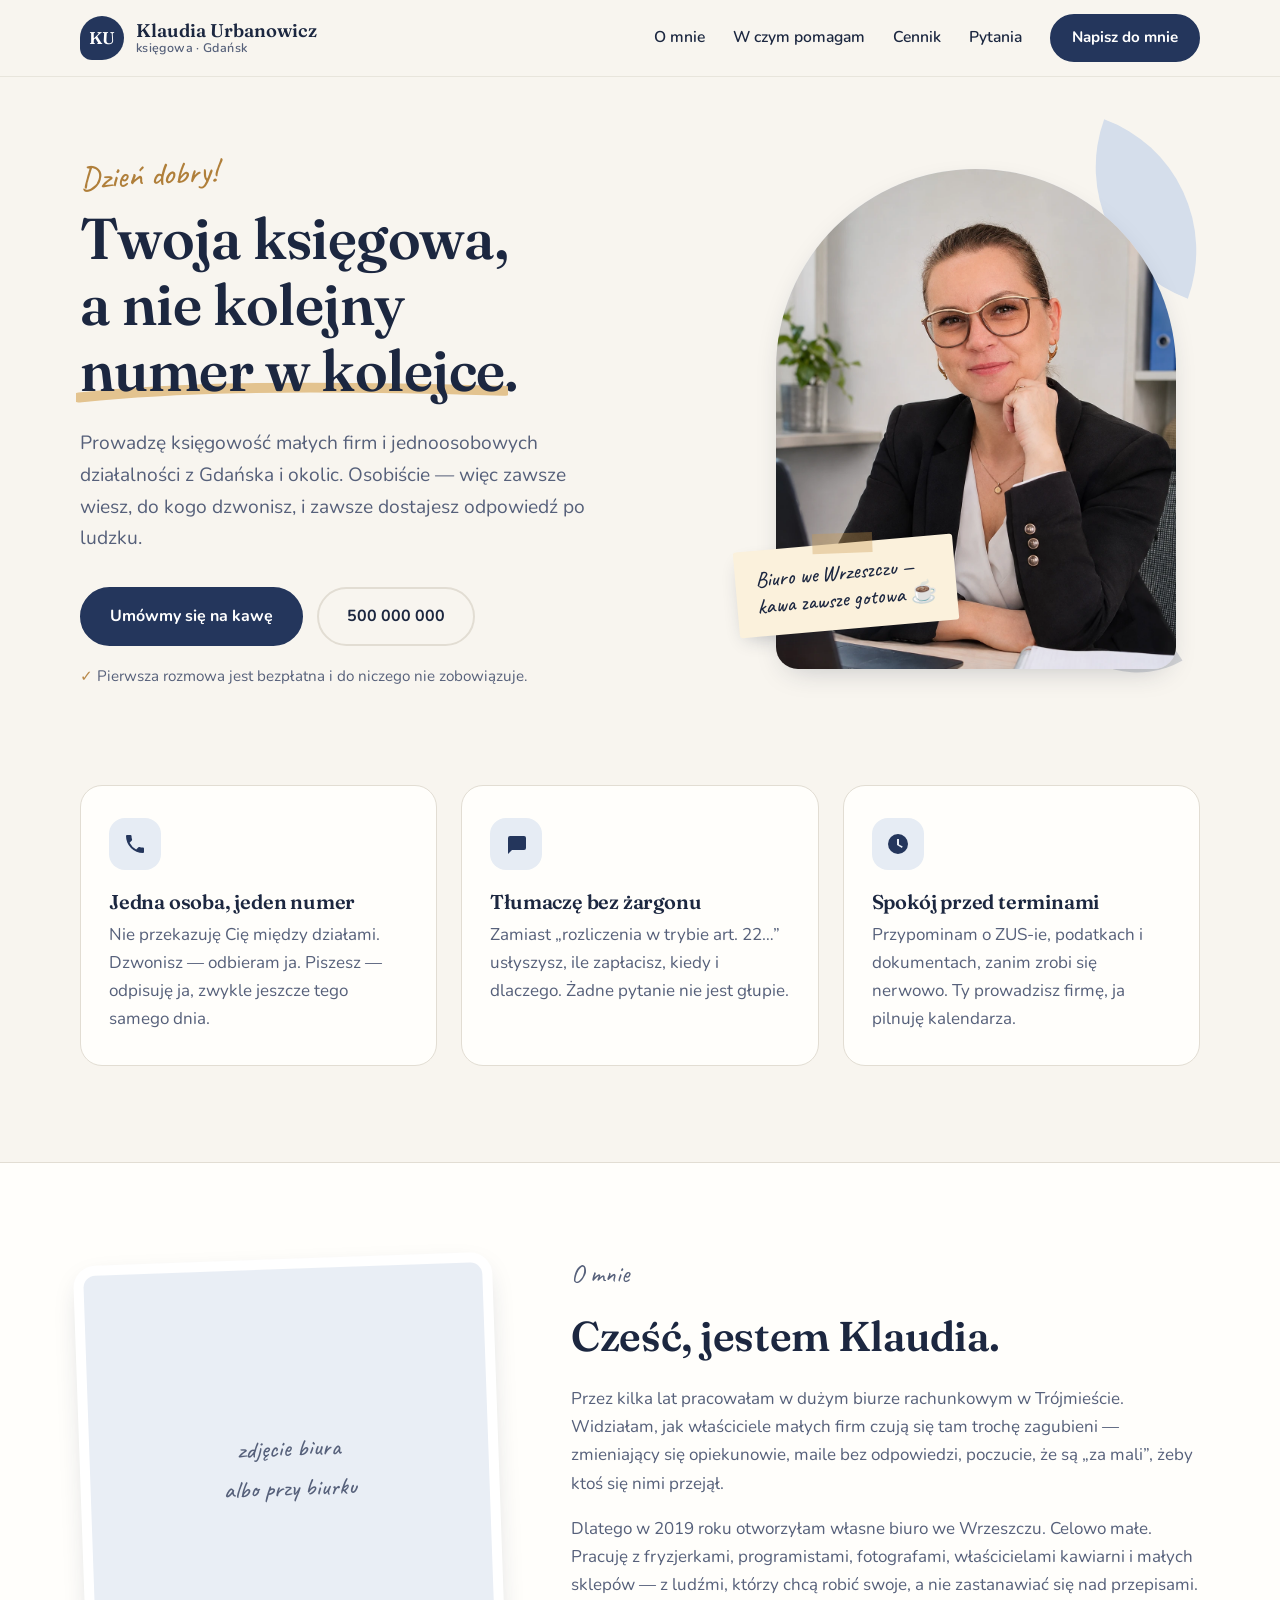
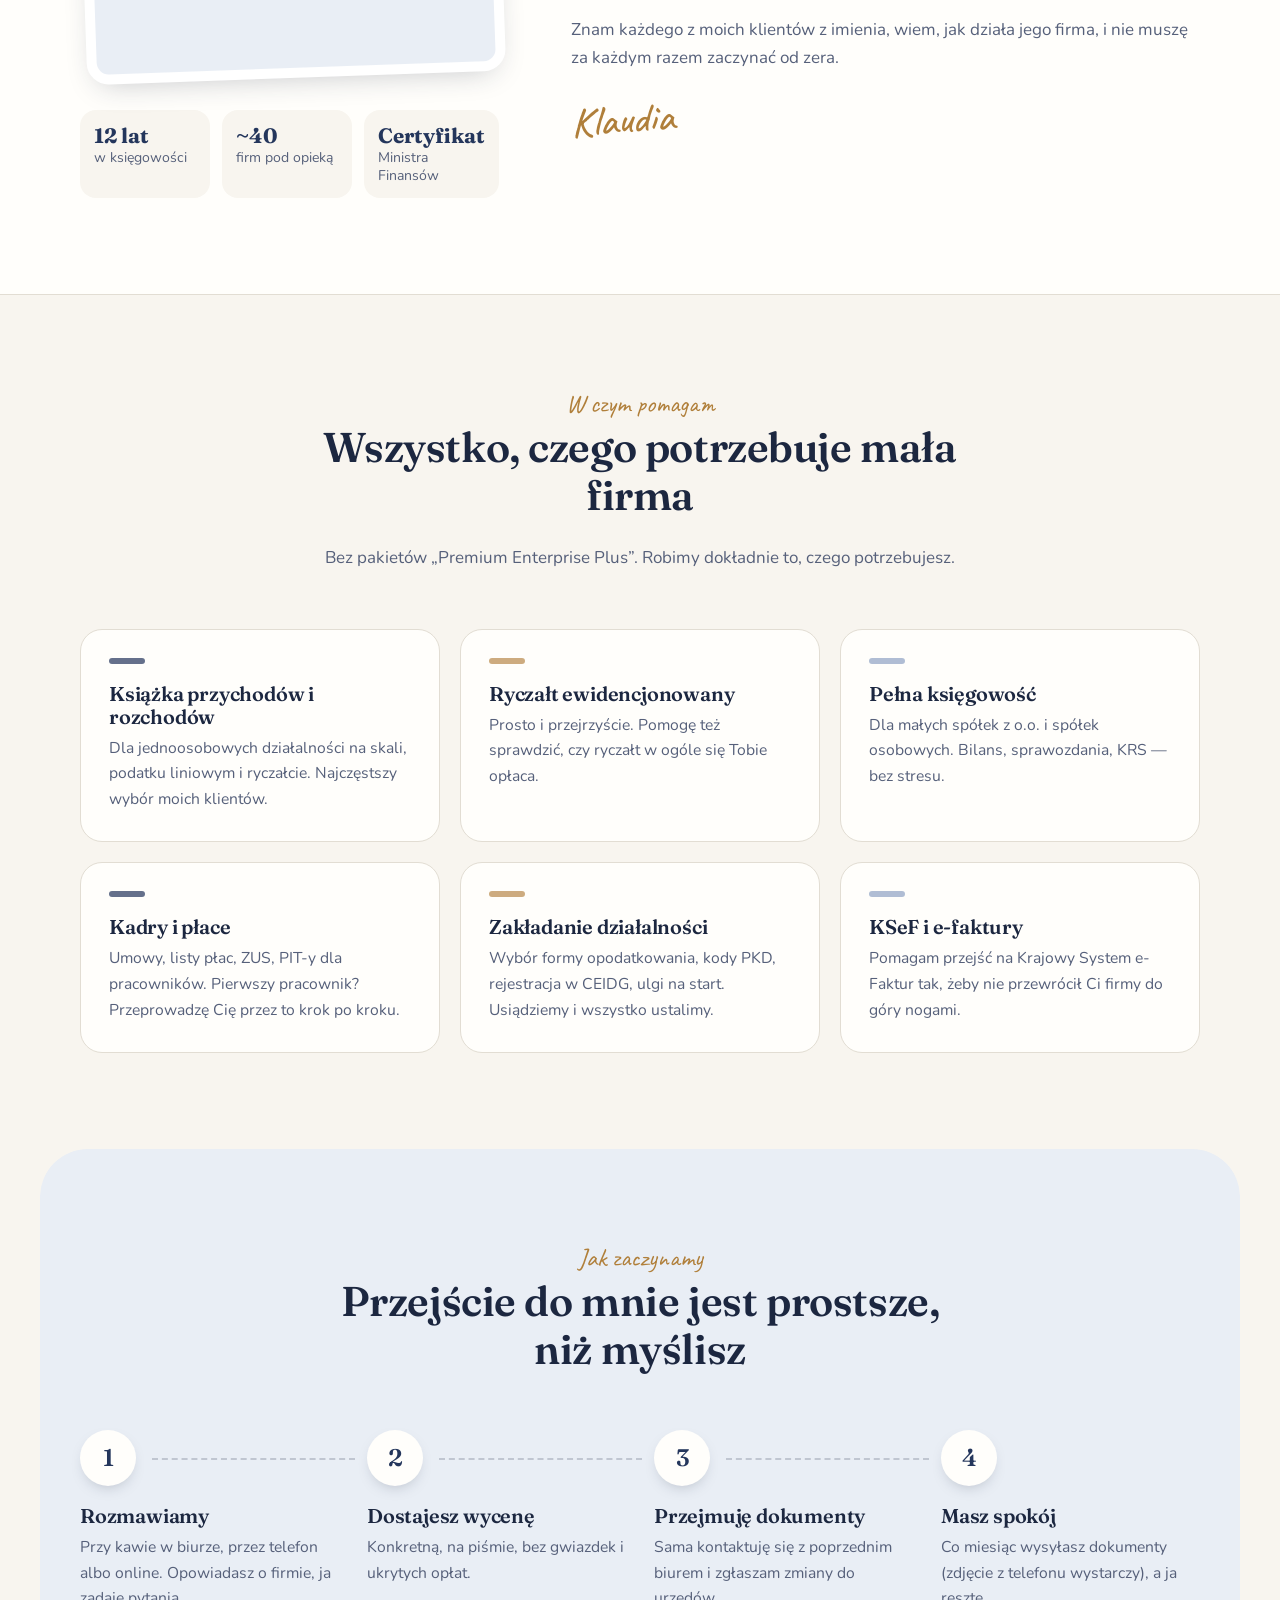
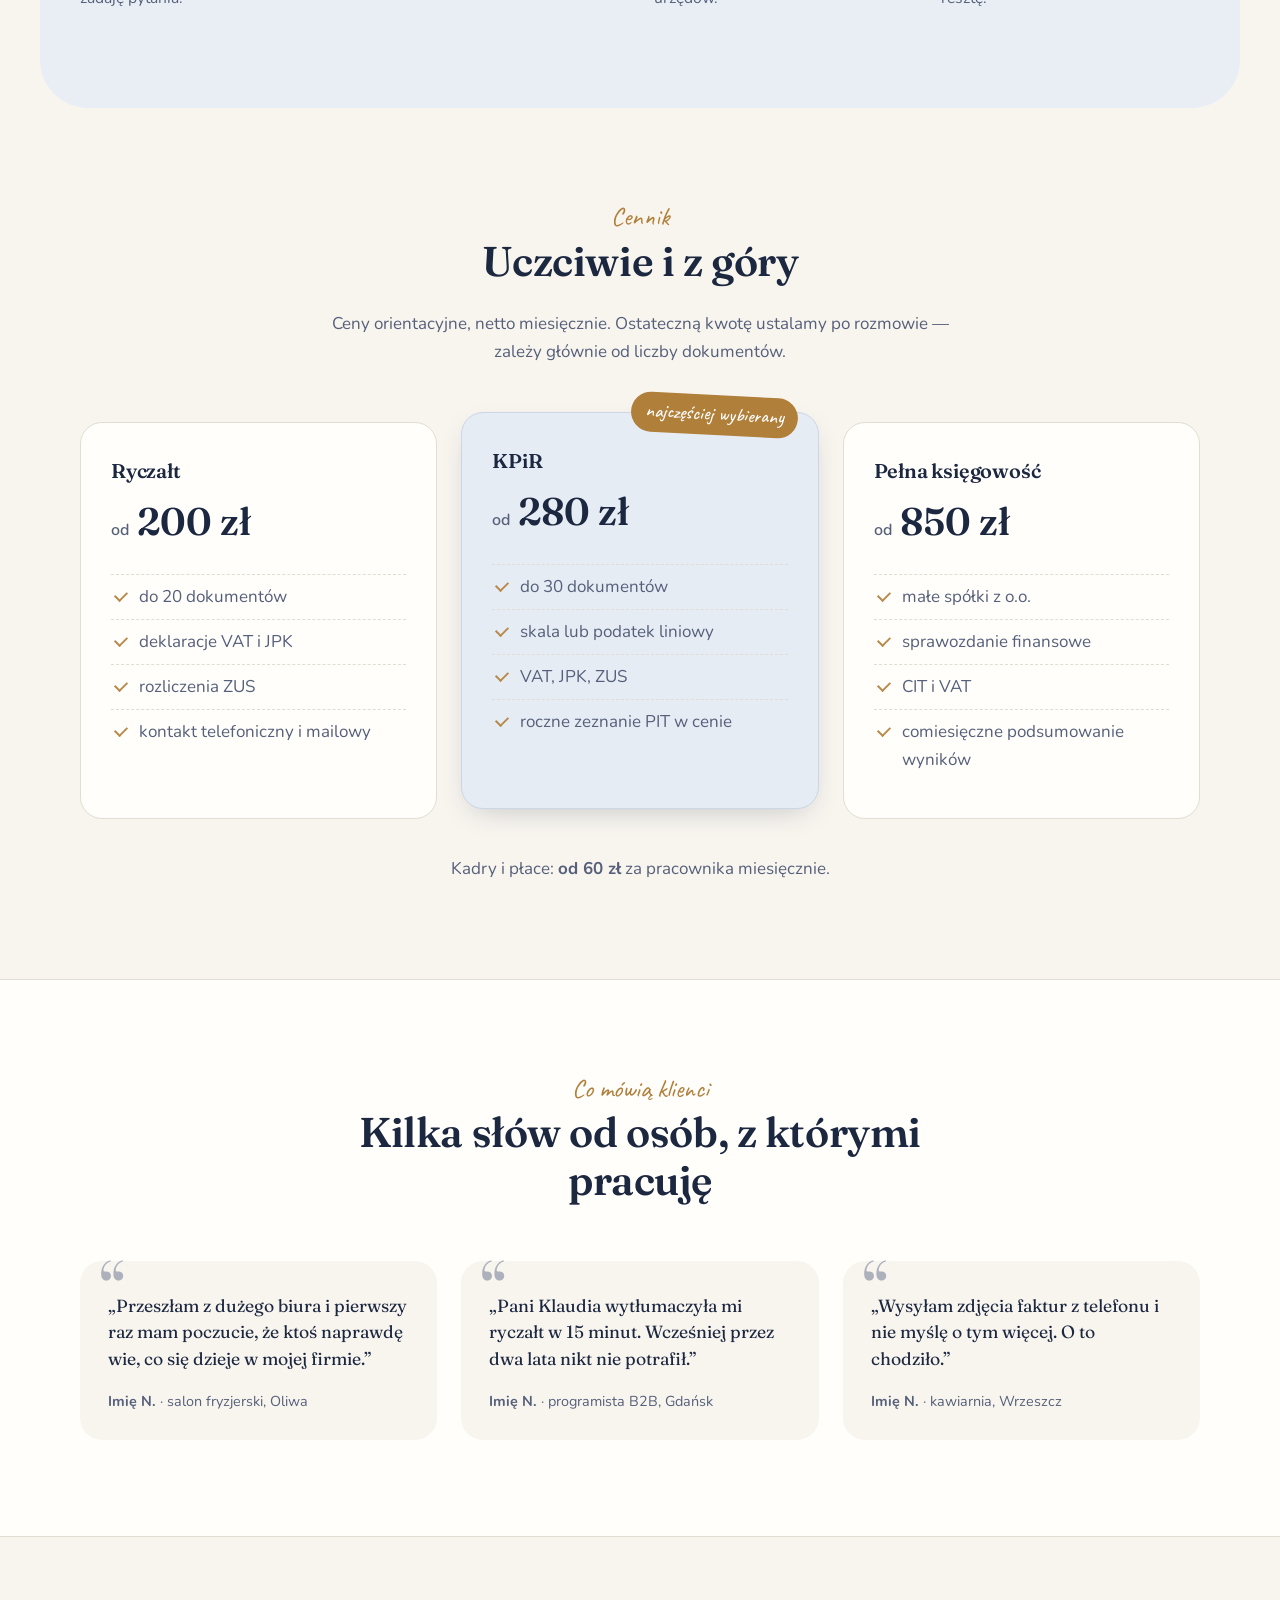
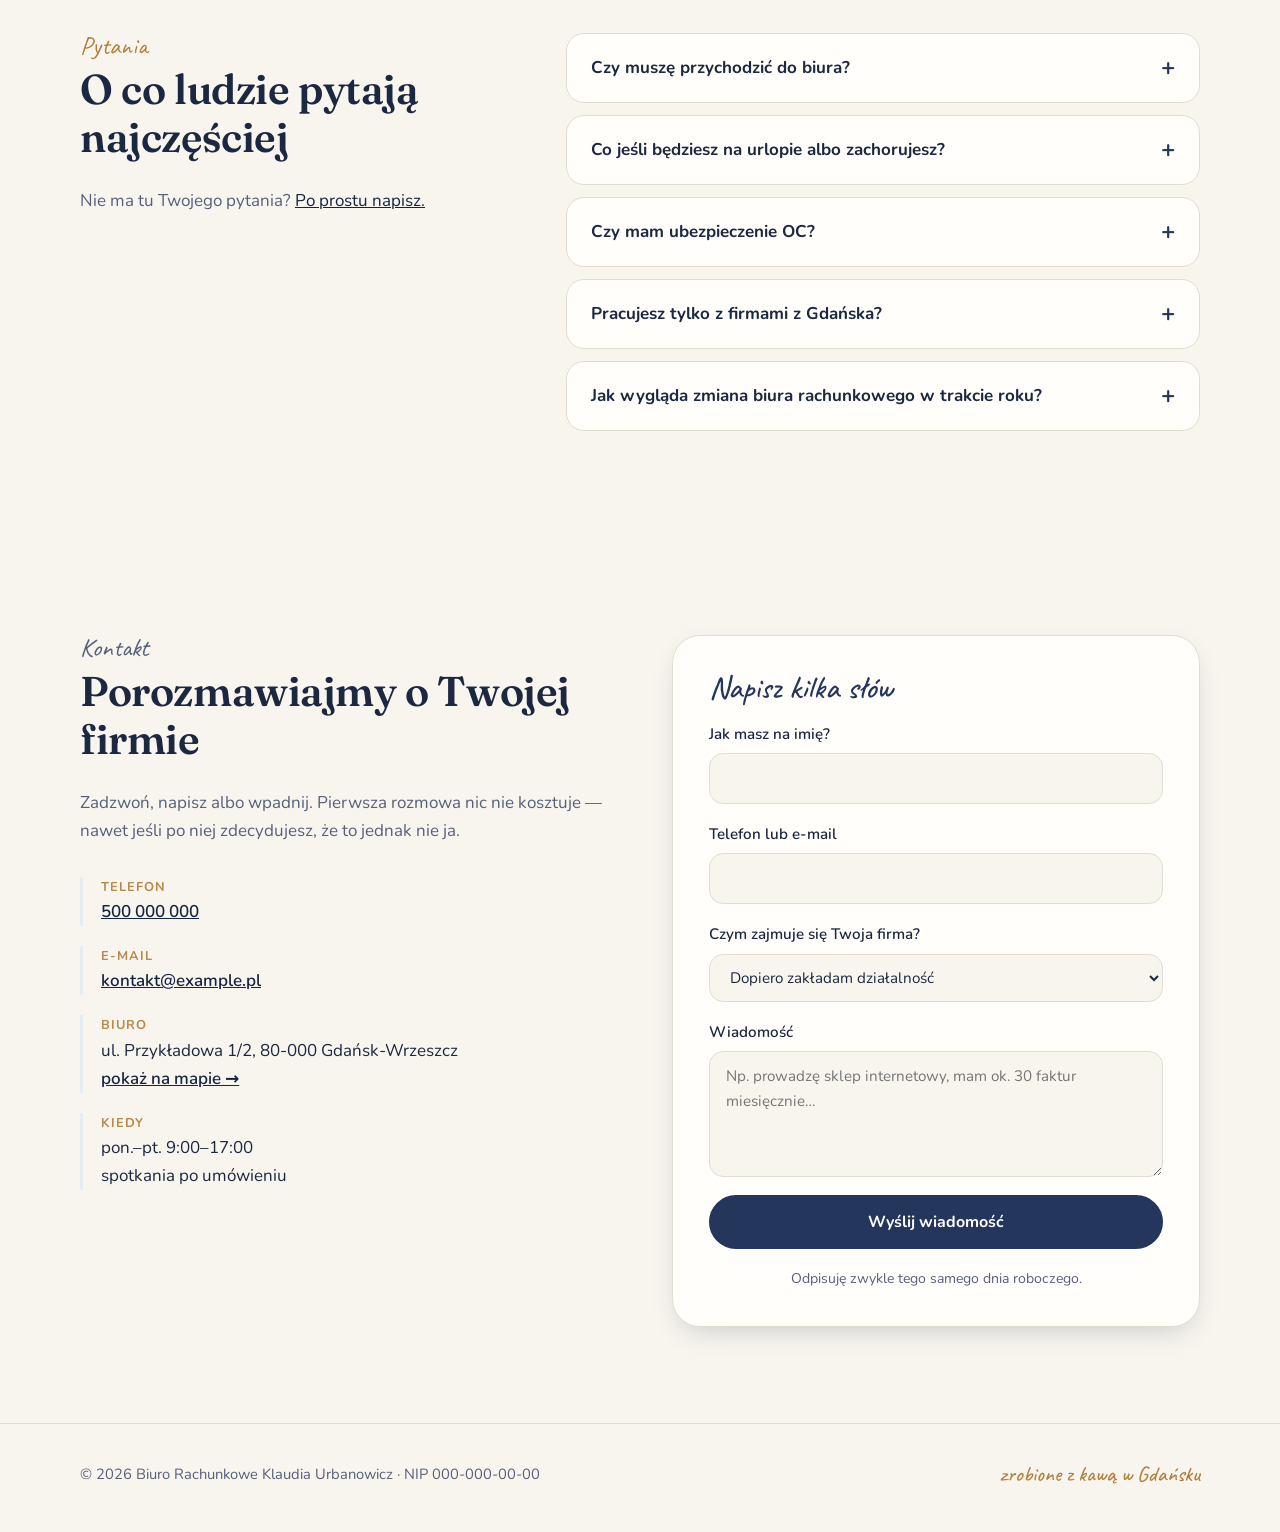
<file: index.html>
﻿<!doctype html>
<html lang="pl">
<head>
  <meta charset="utf-8">
  <meta name="viewport" content="width=device-width, initial-scale=1">
  <!-- Wersja testowa: usuń tę linijkę przed oficjalnym startem -->
  <meta name="robots" content="noindex, nofollow">
  <title>Klaudia Urbanowicz — księgowa w Gdańsku</title>
  <meta name="description" content="Księgowość dla małych firm i jednoosobowych działalności w Gdańsku. Prowadzę ją osobiście — spokojnie, bez żargonu i bez call center.">
  <link rel="preconnect" href="https://fonts.googleapis.com">
  <link rel="preconnect" href="https://fonts.gstatic.com" crossorigin>
  <link href="https://fonts.googleapis.com/css2?family=Caveat:wght@500;700&family=Fraunces:opsz,wght@9..144,400;9..144,600&family=Nunito:wght@400;600;700&display=swap" rel="stylesheet">
  <link rel="stylesheet" href="style.css?v=3">
</head>
<body>

<!-- ============ NAWIGACJA ============ -->
<header class="nav">
  <div class="wrap nav__inner">
    <a href="#" class="logo">
      <span class="logo__mark">KU</span>
      <span class="logo__text">Klaudia Urbanowicz<small>księgowa · Gdańsk</small></span>
    </a>
    <button class="nav__toggle" aria-label="Menu" aria-expanded="false">
      <span></span><span></span>
    </button>
    <nav class="nav__links">
      <a href="#o-mnie">O mnie</a>
      <a href="#uslugi">W czym pomagam</a>
      <a href="#cennik">Cennik</a>
      <a href="#pytania">Pytania</a>
      <a href="#kontakt" class="btn btn--small">Napisz do mnie</a>
    </nav>
  </div>
</header>

<main>

<!-- ============ HERO ============ -->
<section class="hero">
  <div class="wrap hero__grid">
    <div class="hero__text">
      <p class="hand hero__hello">Dzień dobry!</p>
      <h1>Twoja księgowa, <br>a nie kolejny <span class="underline">numer w kolejce</span>.</h1>
      <p class="lead">
        Prowadzę księgowość małych firm i jednoosobowych działalności z Gdańska i okolic.
        Osobiście — więc zawsze wiesz, do kogo dzwonisz, i zawsze dostajesz odpowiedź po ludzku.
      </p>
      <div class="hero__cta">
        <a href="#kontakt" class="btn">Umówmy się na kawę</a>
        <a href="tel:+48500000000" class="btn btn--ghost">500 000 000</a>
      </div>
      <p class="hero__note">Pierwsza rozmowa jest bezpłatna i do niczego nie zobowiązuje.</p>
    </div>

    <div class="hero__photo">
      <div class="portrait">
        <!-- Zdjęcie tymczasowe -->
        <img src="zdjecie-klaudia.webp" alt="Klaudia Urbanowicz przy biurku w swoim biurze" width="1192" height="1320">
      </div>
      <div class="sticky">
        <span class="hand">Biuro we Wrzeszczu —<br>kawa zawsze gotowa ☕</span>
      </div>
      <div class="leaf leaf--1" aria-hidden="true"></div>
      <div class="leaf leaf--2" aria-hidden="true"></div>
    </div>
  </div>
</section>

<!-- ============ DLACZEGO JA ============ -->
<section class="why">
  <div class="wrap">
    <div class="why__grid">
      <article class="card">
        <div class="card__icon">
          <svg viewBox="0 0 24 24"><path d="M6.6 10.8a15.1 15.1 0 0 0 6.6 6.6l2.2-2.2a1 1 0 0 1 1-.25 11.4 11.4 0 0 0 3.6.57 1 1 0 0 1 1 1V20a1 1 0 0 1-1 1A17 17 0 0 1 3 4a1 1 0 0 1 1-1h3.5a1 1 0 0 1 1 1c0 1.25.2 2.45.57 3.57a1 1 0 0 1-.25 1z"/></svg>
        </div>
        <h3>Jedna osoba, jeden numer</h3>
        <p>Nie przekazuję Cię między działami. Dzwonisz — odbieram ja. Piszesz — odpisuję ja, zwykle jeszcze tego samego dnia.</p>
      </article>
      <article class="card">
        <div class="card__icon">
          <svg viewBox="0 0 24 24"><path d="M4 4h16a2 2 0 0 1 2 2v10a2 2 0 0 1-2 2H8l-4 4V6a2 2 0 0 1 2-2z"/></svg>
        </div>
        <h3>Tłumaczę bez żargonu</h3>
        <p>Zamiast „rozliczenia w trybie art. 22…” usłyszysz, ile zapłacisz, kiedy i dlaczego. Żadne pytanie nie jest głupie.</p>
      </article>
      <article class="card">
        <div class="card__icon">
          <svg viewBox="0 0 24 24"><path d="M12 2a10 10 0 1 0 0 20 10 10 0 0 0 0-20zm1 5v5.4l3.7 2.2-.8 1.3L11 13V7z"/></svg>
        </div>
        <h3>Spokój przed terminami</h3>
        <p>Przypominam o ZUS-ie, podatkach i dokumentach, zanim zrobi się nerwowo. Ty prowadzisz firmę, ja pilnuję kalendarza.</p>
      </article>
    </div>
  </div>
</section>

<!-- ============ O MNIE ============ -->
<section class="about" id="o-mnie">
  <div class="wrap about__grid">
    <div class="about__side">
      <div class="about__frame">
        <!-- Drugie zdjęcie, np. biurko / biuro: <img src="biuro.jpg" alt="Moje biuro"> -->
        <div class="about__placeholder hand">zdjęcie biura<br>albo przy biurku</div>
      </div>
      <ul class="facts">
        <li><strong>12 lat</strong> w księgowości</li>
        <li><strong>~40</strong> firm pod opieką</li>
        <li><strong>Certyfikat</strong> Ministra Finansów</li>
      </ul>
    </div>
    <div class="about__text">
      <p class="eyebrow">O mnie</p>
      <h2>Cześć, jestem Klaudia.</h2>
      <p>
        Przez kilka lat pracowałam w dużym biurze rachunkowym w Trójmieście. Widziałam, jak
        właściciele małych firm czują się tam trochę zagubieni — zmieniający się opiekunowie,
        maile bez odpowiedzi, poczucie, że są „za mali”, żeby ktoś się nimi przejął.
      </p>
      <p>
        Dlatego w 2019 roku otworzyłam własne biuro we Wrzeszczu. Celowo małe. Pracuję z
        fryzjerkami, programistami, fotografami, właścicielami kawiarni i małych sklepów —
        z ludźmi, którzy chcą robić swoje, a nie zastanawiać się nad przepisami.
      </p>
      <p>
        Znam każdego z moich klientów z imienia, wiem, jak działa jego firma, i nie muszę
        za każdym razem zaczynać od zera.
      </p>
      <p class="signature hand">Klaudia</p>
    </div>
  </div>
</section>

<!-- ============ USŁUGI ============ -->
<section class="services" id="uslugi">
  <div class="wrap">
    <div class="section-head">
      <p class="eyebrow">W czym pomagam</p>
      <h2>Wszystko, czego potrzebuje mała firma</h2>
      <p class="section-head__sub">Bez pakietów „Premium Enterprise Plus”. Robimy dokładnie to, czego potrzebujesz.</p>
    </div>

    <div class="services__grid">
      <div class="service">
        <h3>Książka przychodów i rozchodów</h3>
        <p>Dla jednoosobowych działalności na skali, podatku liniowym i ryczałcie. Najczęstszy wybór moich klientów.</p>
      </div>
      <div class="service">
        <h3>Ryczałt ewidencjonowany</h3>
        <p>Prosto i przejrzyście. Pomogę też sprawdzić, czy ryczałt w ogóle się Tobie opłaca.</p>
      </div>
      <div class="service">
        <h3>Pełna księgowość</h3>
        <p>Dla małych spółek z o.o. i spółek osobowych. Bilans, sprawozdania, KRS — bez stresu.</p>
      </div>
      <div class="service">
        <h3>Kadry i płace</h3>
        <p>Umowy, listy płac, ZUS, PIT-y dla pracowników. Pierwszy pracownik? Przeprowadzę Cię przez to krok po kroku.</p>
      </div>
      <div class="service">
        <h3>Zakładanie działalności</h3>
        <p>Wybór formy opodatkowania, kody PKD, rejestracja w CEIDG, ulgi na start. Usiądziemy i wszystko ustalimy.</p>
      </div>
      <div class="service">
        <h3>KSeF i e-faktury</h3>
        <p>Pomagam przejść na Krajowy System e-Faktur tak, żeby nie przewrócił Ci firmy do góry nogami.</p>
      </div>
    </div>
  </div>
</section>

<!-- ============ JAK ZACZYNAMY ============ -->
<section class="steps">
  <div class="wrap">
    <div class="section-head">
      <p class="eyebrow">Jak zaczynamy</p>
      <h2>Przejście do mnie jest prostsze, niż myślisz</h2>
    </div>
    <ol class="steps__list">
      <li>
        <span class="steps__num">1</span>
        <h3>Rozmawiamy</h3>
        <p>Przy kawie w biurze, przez telefon albo online. Opowiadasz o firmie, ja zadaję pytania.</p>
      </li>
      <li>
        <span class="steps__num">2</span>
        <h3>Dostajesz wycenę</h3>
        <p>Konkretną, na piśmie, bez gwiazdek i ukrytych opłat.</p>
      </li>
      <li>
        <span class="steps__num">3</span>
        <h3>Przejmuję dokumenty</h3>
        <p>Sama kontaktuję się z poprzednim biurem i zgłaszam zmiany do urzędów.</p>
      </li>
      <li>
        <span class="steps__num">4</span>
        <h3>Masz spokój</h3>
        <p>Co miesiąc wysyłasz dokumenty (zdjęcie z telefonu wystarczy), a ja resztę.</p>
      </li>
    </ol>
  </div>
</section>

<!-- ============ CENNIK ============ -->
<section class="pricing" id="cennik">
  <div class="wrap">
    <div class="section-head">
      <p class="eyebrow">Cennik</p>
      <h2>Uczciwie i z góry</h2>
      <p class="section-head__sub">Ceny orientacyjne, netto miesięcznie. Ostateczną kwotę ustalamy po rozmowie — zależy głównie od liczby dokumentów.</p>
    </div>

    <div class="pricing__grid">
      <div class="price">
        <h3>Ryczałt</h3>
        <p class="price__amount"><span>od</span> 200 zł</p>
        <ul>
          <li>do 20 dokumentów</li>
          <li>deklaracje VAT i JPK</li>
          <li>rozliczenia ZUS</li>
          <li>kontakt telefoniczny i mailowy</li>
        </ul>
      </div>
      <div class="price price--featured">
        <span class="price__badge hand">najczęściej wybierany</span>
        <h3>KPiR</h3>
        <p class="price__amount"><span>od</span> 280 zł</p>
        <ul>
          <li>do 30 dokumentów</li>
          <li>skala lub podatek liniowy</li>
          <li>VAT, JPK, ZUS</li>
          <li>roczne zeznanie PIT w cenie</li>
        </ul>
      </div>
      <div class="price">
        <h3>Pełna księgowość</h3>
        <p class="price__amount"><span>od</span> 850 zł</p>
        <ul>
          <li>małe spółki z o.o.</li>
          <li>sprawozdanie finansowe</li>
          <li>CIT i VAT</li>
          <li>comiesięczne podsumowanie wyników</li>
        </ul>
      </div>
    </div>
    <p class="pricing__extra">Kadry i płace: <strong>od 60 zł</strong> za pracownika miesięcznie.</p>
  </div>
</section>

<!-- ============ OPINIE ============ -->
<!-- UWAGA: poniższe opinie są przykładowe — podmień je na prawdziwe opinie klientów (za ich zgodą) albo usuń sekcję. -->
<section class="testimonials">
  <div class="wrap">
    <div class="section-head">
      <p class="eyebrow">Co mówią klienci</p>
      <h2>Kilka słów od osób, z którymi pracuję</h2>
    </div>
    <div class="testimonials__grid">
      <figure class="quote">
        <blockquote>„Przeszłam z dużego biura i pierwszy raz mam poczucie, że ktoś naprawdę wie, co się dzieje w mojej firmie.”</blockquote>
        <figcaption><strong>Imię N.</strong> · salon fryzjerski, Oliwa</figcaption>
      </figure>
      <figure class="quote">
        <blockquote>„Pani Klaudia wytłumaczyła mi ryczałt w 15 minut. Wcześniej przez dwa lata nikt nie potrafił.”</blockquote>
        <figcaption><strong>Imię N.</strong> · programista B2B, Gdańsk</figcaption>
      </figure>
      <figure class="quote">
        <blockquote>„Wysyłam zdjęcia faktur z telefonu i nie myślę o tym więcej. O to chodziło.”</blockquote>
        <figcaption><strong>Imię N.</strong> · kawiarnia, Wrzeszcz</figcaption>
      </figure>
    </div>
  </div>
</section>

<!-- ============ FAQ ============ -->
<section class="faq" id="pytania">
  <div class="wrap faq__wrap">
    <div class="section-head section-head--left">
      <p class="eyebrow">Pytania</p>
      <h2>O co ludzie pytają najczęściej</h2>
      <p class="section-head__sub">Nie ma tu Twojego pytania? <a href="#kontakt">Po prostu napisz.</a></p>
    </div>
    <div class="faq__list">
      <details>
        <summary>Czy muszę przychodzić do biura?</summary>
        <p>Nie. Większość klientów przesyła dokumenty mailem lub przez aplikację, a rozmawiamy przez telefon. Ale jeśli wolisz spotkać się osobiście — zapraszam do Wrzeszcza.</p>
      </details>
      <details>
        <summary>Co jeśli będziesz na urlopie albo zachorujesz?</summary>
        <p>Terminy mam zaplanowane z wyprzedzeniem, a na wypadek dłuższej nieobecności współpracuję z zaufaną księgową, która zna moje procedury. Zawsze wiesz o tym z góry.</p>
      </details>
      <details>
        <summary>Czy mam ubezpieczenie OC?</summary>
        <p>Tak, mam obowiązkowe ubezpieczenie OC biura rachunkowego. Jeśli popełnię błąd — odpowiadam za niego ja, nie Ty.</p>
      </details>
      <details>
        <summary>Pracujesz tylko z firmami z Gdańska?</summary>
        <p>Najwięcej moich klientów jest z Trójmiasta, ale dzięki pracy zdalnej prowadzę też firmy z całej Polski.</p>
      </details>
      <details>
        <summary>Jak wygląda zmiana biura rachunkowego w trakcie roku?</summary>
        <p>To prostsze, niż się wydaje. Zwykle wystarczy wypowiedzieć umowę obecnemu biuru, a resztą — przejęciem dokumentów i zgłoszeniami — zajmę się ja.</p>
      </details>
    </div>
  </div>
</section>

<!-- ============ KONTAKT ============ -->
<section class="contact" id="kontakt">
  <div class="wrap contact__grid">
    <div class="contact__info">
      <p class="eyebrow">Kontakt</p>
      <h2>Porozmawiajmy o Twojej firmie</h2>
      <p>Zadzwoń, napisz albo wpadnij. Pierwsza rozmowa nic nie kosztuje — nawet jeśli po niej zdecydujesz, że to jednak nie ja.</p>

      <ul class="contact__list">
        <li>
          <span class="contact__label">Telefon</span>
          <a href="tel:+48500000000">500 000 000</a>
        </li>
        <li>
          <span class="contact__label">E-mail</span>
          <a href="mailto:kontakt@example.pl">kontakt@example.pl</a>
        </li>
        <li>
          <span class="contact__label">Biuro</span>
          ul. Przykładowa 1/2, 80-000 Gdańsk-Wrzeszcz<br>
          <a href="https://maps.google.com/?q=Gdańsk+Wrzeszcz" target="_blank" rel="noopener">pokaż na mapie →</a>
        </li>
        <li>
          <span class="contact__label">Kiedy</span>
          pon.–pt. 9:00–17:00<br>spotkania po umówieniu
        </li>
      </ul>
    </div>

    <form class="contact__form" action="mailto:kontakt@example.pl" method="post" enctype="text/plain">
      <p class="hand contact__form-title">Napisz kilka słów</p>
      <label>
        Jak masz na imię?
        <input type="text" name="imie" required>
      </label>
      <label>
        Telefon lub e-mail
        <input type="text" name="kontakt" required>
      </label>
      <label>
        Czym zajmuje się Twoja firma?
        <select name="forma">
          <option>Dopiero zakładam działalność</option>
          <option>Jednoosobowa działalność</option>
          <option>Spółka</option>
          <option>Jeszcze nie wiem</option>
        </select>
      </label>
      <label>
        Wiadomość
        <textarea name="wiadomosc" rows="4" placeholder="Np. prowadzę sklep internetowy, mam ok. 30 faktur miesięcznie…"></textarea>
      </label>
      <button type="submit" class="btn btn--full">Wyślij wiadomość</button>
      <p class="contact__small">Odpisuję zwykle tego samego dnia roboczego.</p>
    </form>
  </div>
</section>

</main>

<footer class="footer">
  <div class="wrap footer__inner">
    <p>© <span id="year"></span> Biuro Rachunkowe Klaudia Urbanowicz · NIP 000-000-00-00</p>
    <p class="hand">zrobione z kawą w Gdańsku</p>
  </div>
</footer>

<script>
  document.getElementById('year').textContent = new Date().getFullYear();
  const toggle = document.querySelector('.nav__toggle');
  const links = document.querySelector('.nav__links');
  toggle.addEventListener('click', () => {
    const open = links.classList.toggle('is-open');
    toggle.classList.toggle('is-open', open);
    toggle.setAttribute('aria-expanded', open);
  });
  links.querySelectorAll('a').forEach(a => a.addEventListener('click', () => {
    links.classList.remove('is-open');
    toggle.classList.remove('is-open');
    toggle.setAttribute('aria-expanded', false);
  }));
</script>
</body>
</html>
</file>
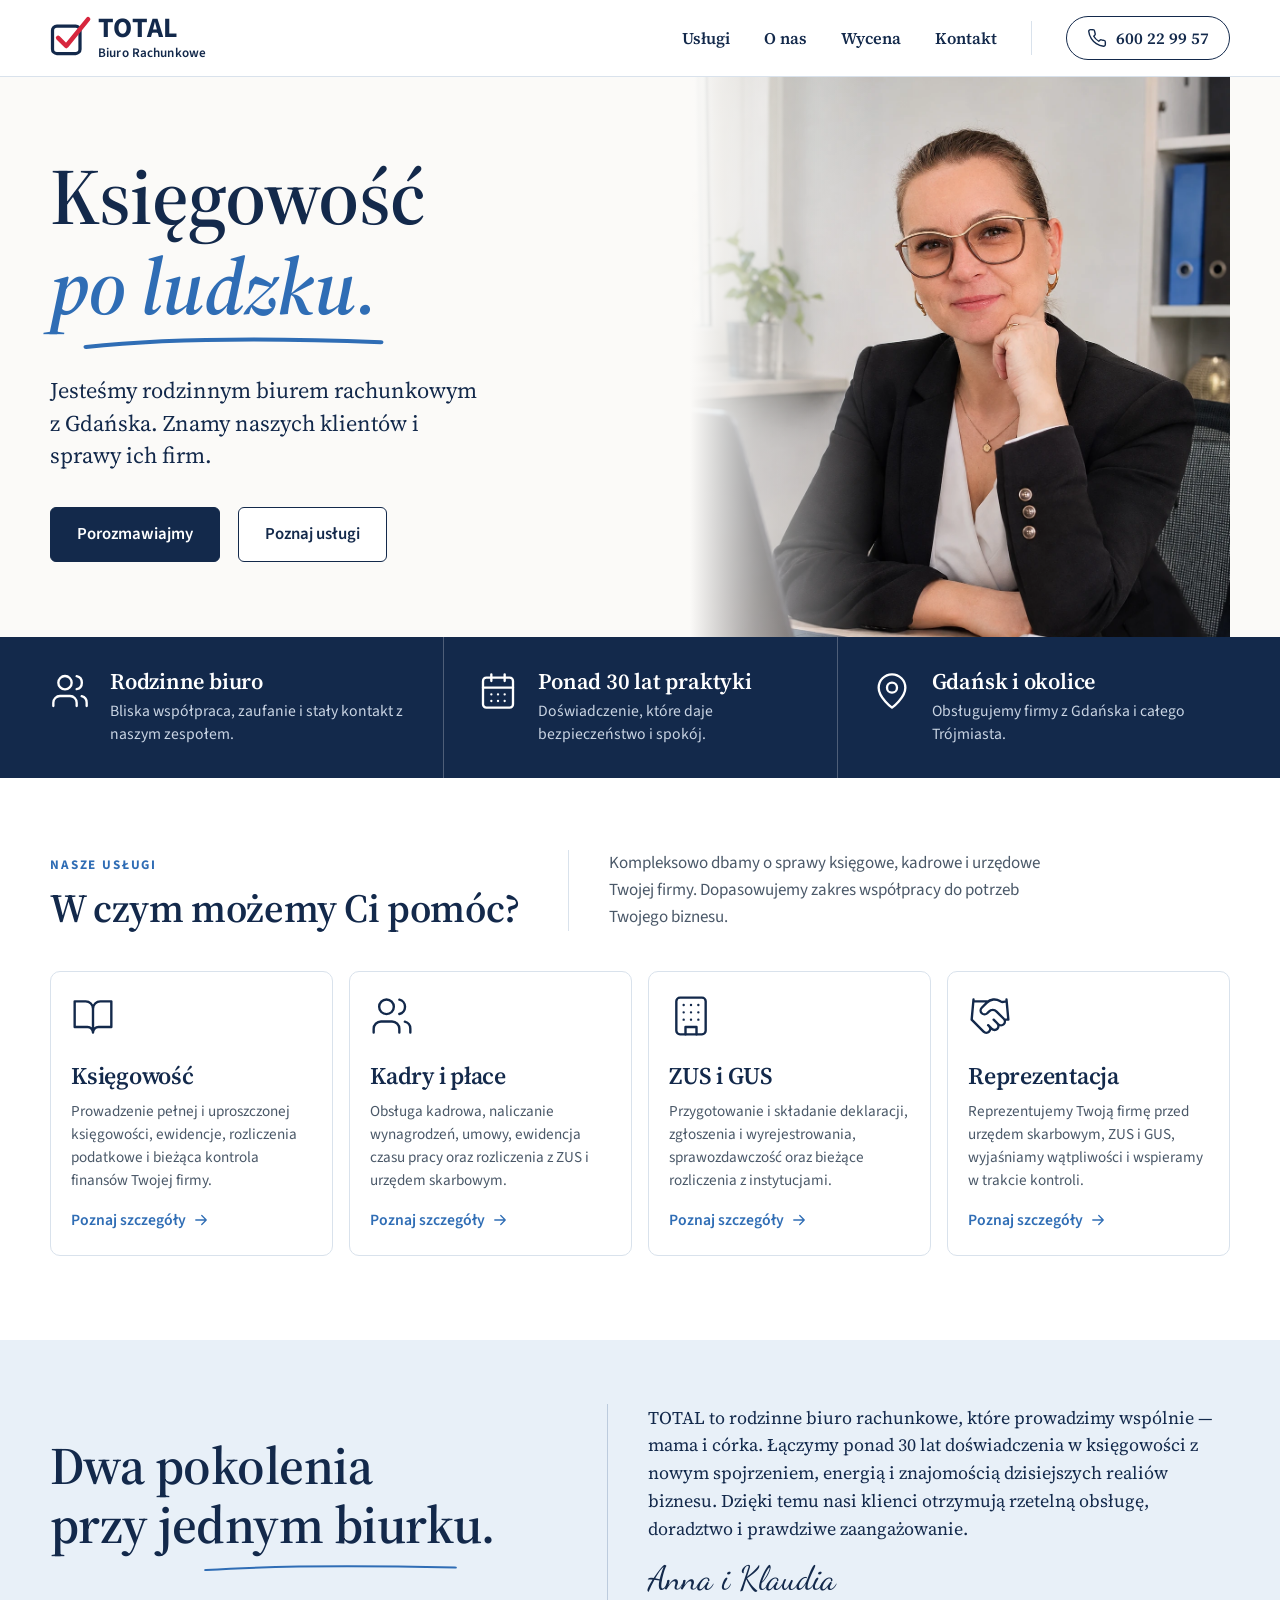
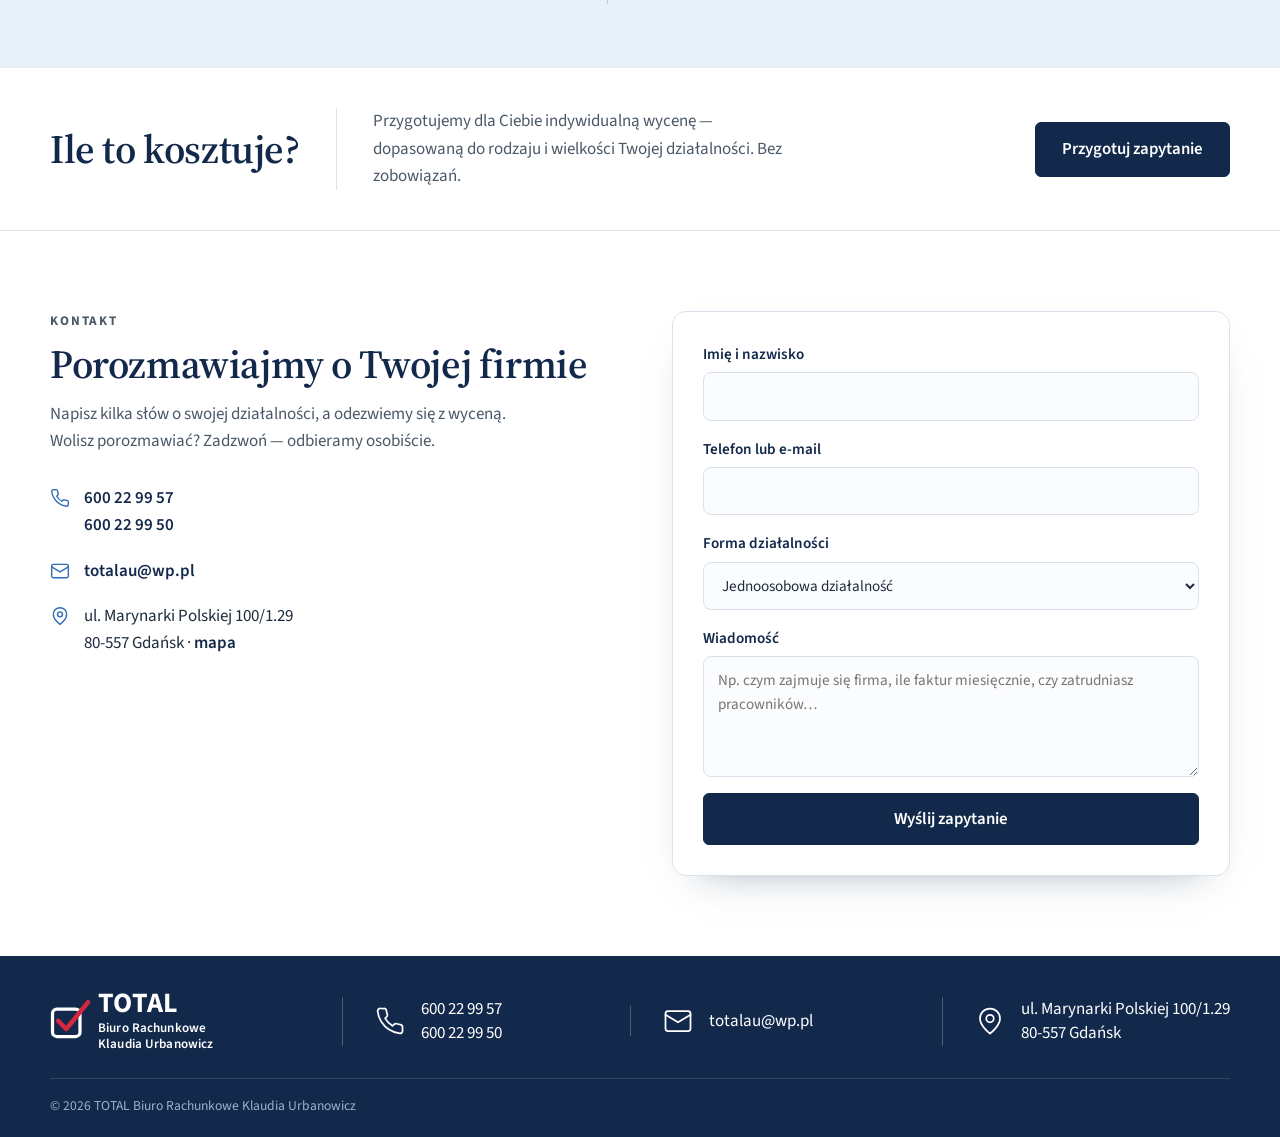
<file: jasna.html>
<!doctype html>
<html lang="pl">
<head>
  <meta charset="utf-8">
  <meta name="viewport" content="width=device-width, initial-scale=1">
  <!-- Wersja testowa: usuń tę linijkę przed oficjalnym startem -->
  <meta name="robots" content="noindex, nofollow">
  <title>TOTAL Biuro Rachunkowe — księgowość po ludzku, Gdańsk</title>
  <meta name="description" content="TOTAL to rodzinne biuro rachunkowe z Gdańska. Księgowość, kadry i płace, ZUS i GUS oraz reprezentacja przed urzędami — ponad 30 lat praktyki.">
  <link rel="icon" href="data:image/svg+xml,%3Csvg xmlns='http://www.w3.org/2000/svg' viewBox='0 0 32 32'%3E%3Crect x='2' y='8' width='22' height='22' rx='4' fill='white' stroke='%2313294B' stroke-width='3'/%3E%3Cpath d='M7 18l6 6L30 3' fill='none' stroke='%23D7263D' stroke-width='4.5' stroke-linecap='round' stroke-linejoin='round'/%3E%3C/svg%3E">
  <link rel="preconnect" href="https://fonts.googleapis.com">
  <link rel="preconnect" href="https://fonts.gstatic.com" crossorigin>
  <link href="https://fonts.googleapis.com/css2?family=Dancing+Script:wght@500&family=Source+Sans+3:wght@400;600;700&family=Source+Serif+4:ital,opsz,wght@0,8..60,600;1,8..60,600&display=swap" rel="stylesheet">
  <link rel="stylesheet" href="jasna.css?v=1">
</head>
<body>

<!-- ============ NAWIGACJA ============ -->
<header class="nav">
  <div class="wrap nav__inner">
    <a href="#" class="logo" aria-label="TOTAL Biuro Rachunkowe — strona główna">
      <svg class="logo__mark" viewBox="0 0 32 32" aria-hidden="true">
        <rect x="2" y="8" width="22" height="22" rx="3.5"/>
        <path d="M6.5 17.5l6.5 6.5L30.5 2.5"/>
      </svg>
      <span class="logo__text">TOTAL<small>Biuro Rachunkowe</small></span>
    </a>

    <button class="nav__toggle" aria-label="Menu" aria-expanded="false"><span></span><span></span></button>

    <nav class="nav__links">
      <a href="#uslugi">Usługi</a>
      <a href="#o-nas">O nas</a>
      <a href="#wycena">Wycena</a>
      <a href="#kontakt">Kontakt</a>
      <span class="nav__sep" aria-hidden="true"></span>
      <a href="tel:+48600229957" class="nav__phone">
        <svg class="i" viewBox="0 0 24 24" aria-hidden="true"><path d="M22 16.9v3a2 2 0 0 1-2.2 2 19.8 19.8 0 0 1-8.6-3.1 19.5 19.5 0 0 1-6-6A19.8 19.8 0 0 1 2.1 4.2 2 2 0 0 1 4.1 2h3a2 2 0 0 1 2 1.7c.1.9.4 1.9.7 2.8a2 2 0 0 1-.5 2.1L8.1 9.9a16 16 0 0 0 6 6l1.3-1.3a2 2 0 0 1 2.1-.4c.9.3 1.8.6 2.8.7a2 2 0 0 1 1.7 2z"/></svg>
        600 22 99 57
      </a>
    </nav>
  </div>
</header>

<main>

<!-- ============ HERO ============ -->
<section class="hero">
  <div class="hero__media">
    <!-- Zdjęcie tymczasowe -->
    <img src="zdjecie-klaudia.webp" alt="Klaudia Urbanowicz przy biurku w biurze TOTAL" width="1192" height="1320">
  </div>
  <div class="wrap hero__content">
    <h1>Księgowość <em class="brush">po ludzku.</em></h1>
    <p class="hero__lead">Jesteśmy rodzinnym biurem rachunkowym z Gdańska. Znamy naszych klientów i sprawy ich firm.</p>
    <div class="hero__cta">
      <a href="#kontakt" class="btn">Porozmawiajmy</a>
      <a href="#uslugi" class="btn btn--outline">Poznaj usługi</a>
    </div>
  </div>
</section>

<!-- ============ PASEK ZAUFANIA ============ -->
<section class="band" aria-label="W skrócie">
  <div class="wrap band__inner">
    <div class="band__item">
      <svg class="i i--lg" viewBox="0 0 24 24" aria-hidden="true"><path d="M16 21v-2a4 4 0 0 0-4-4H6a4 4 0 0 0-4 4v2"/><circle cx="9" cy="7" r="4"/><path d="M22 21v-2a4 4 0 0 0-3-3.9M16 3.1a4 4 0 0 1 0 7.8"/></svg>
      <div><h3>Rodzinne biuro</h3><p>Bliska współpraca, zaufanie i stały kontakt z naszym zespołem.</p></div>
    </div>
    <div class="band__item">
      <svg class="i i--lg" viewBox="0 0 24 24" aria-hidden="true"><rect x="3" y="4" width="18" height="18" rx="2"/><path d="M16 2v4M8 2v4M3 10h18M8 14h.01M12 14h.01M16 14h.01M8 18h.01M12 18h.01M16 18h.01"/></svg>
      <div><h3>Ponad 30 lat praktyki</h3><p>Doświadczenie, które daje bezpieczeństwo i spokój.</p></div>
    </div>
    <div class="band__item">
      <svg class="i i--lg" viewBox="0 0 24 24" aria-hidden="true"><path d="M20 10c0 6-8 12-8 12s-8-6-8-12a8 8 0 0 1 16 0z"/><circle cx="12" cy="10" r="3"/></svg>
      <div><h3>Gdańsk i okolice</h3><p>Obsługujemy firmy z Gdańska i całego Trójmiasta.</p></div>
    </div>
  </div>
</section>

<!-- ============ USŁUGI ============ -->
<section class="services" id="uslugi">
  <div class="wrap">
    <div class="split-head">
      <div>
        <p class="eyebrow">Nasze usługi</p>
        <h2>W czym możemy Ci pomóc?</h2>
      </div>
      <p>Kompleksowo dbamy o sprawy księgowe, kadrowe i urzędowe Twojej firmy. Dopasowujemy zakres współpracy do potrzeb Twojego biznesu.</p>
    </div>

    <div class="services__grid">
      <article class="service">
        <svg class="i i--xl" viewBox="0 0 24 24" aria-hidden="true"><path d="M2 4h6a4 4 0 0 1 4 4v13a3 3 0 0 0-3-3H2zM22 4h-6a4 4 0 0 0-4 4v13a3 3 0 0 1 3-3h7z"/></svg>
        <h3>Księgowość</h3>
        <p>Prowadzenie pełnej i uproszczonej księgowości, ewidencje, rozliczenia podatkowe i bieżąca kontrola finansów Twojej firmy.</p>
        <ul class="service__more" id="more-1" hidden>
          <li>KPiR, ryczałt i pełna księgowość</li>
          <li>VAT, JPK i e-faktury w KSeF</li>
          <li>roczne zeznania PIT i CIT</li>
          <li>sprawozdania finansowe</li>
        </ul>
        <button class="service__link" aria-expanded="false" aria-controls="more-1">Poznaj szczegóły <svg class="i" viewBox="0 0 24 24" aria-hidden="true"><path d="M5 12h14M13 6l6 6-6 6"/></svg></button>
      </article>
      <article class="service">
        <svg class="i i--xl" viewBox="0 0 24 24" aria-hidden="true"><path d="M16 21v-2a4 4 0 0 0-4-4H6a4 4 0 0 0-4 4v2"/><circle cx="9" cy="7" r="4"/><path d="M22 21v-2a4 4 0 0 0-3-3.9M16 3.1a4 4 0 0 1 0 7.8"/></svg>
        <h3>Kadry i płace</h3>
        <p>Obsługa kadrowa, naliczanie wynagrodzeń, umowy, ewidencja czasu pracy oraz rozliczenia z ZUS i urzędem skarbowym.</p>
        <ul class="service__more" id="more-2" hidden>
          <li>umowy o pracę i cywilnoprawne</li>
          <li>listy płac, PIT-11 i PPK</li>
          <li>urlopy i ewidencja czasu pracy</li>
          <li>pierwszy pracownik krok po kroku</li>
        </ul>
        <button class="service__link" aria-expanded="false" aria-controls="more-2">Poznaj szczegóły <svg class="i" viewBox="0 0 24 24" aria-hidden="true"><path d="M5 12h14M13 6l6 6-6 6"/></svg></button>
      </article>
      <article class="service">
        <svg class="i i--xl" viewBox="0 0 24 24" aria-hidden="true"><rect x="4" y="2" width="16" height="20" rx="2"/><path d="M9 22v-4h6v4M8 6h.01M12 6h.01M16 6h.01M8 10h.01M12 10h.01M16 10h.01M8 14h.01M12 14h.01M16 14h.01"/></svg>
        <h3>ZUS i GUS</h3>
        <p>Przygotowanie i składanie deklaracji, zgłoszenia i wyrejestrowania, sprawozdawczość oraz bieżące rozliczenia z instytucjami.</p>
        <ul class="service__more" id="more-3" hidden>
          <li>zgłoszenia i wyrejestrowania</li>
          <li>deklaracje rozliczeniowe ZUS</li>
          <li>sprawozdania do GUS</li>
          <li>pilnowanie terminów za Ciebie</li>
        </ul>
        <button class="service__link" aria-expanded="false" aria-controls="more-3">Poznaj szczegóły <svg class="i" viewBox="0 0 24 24" aria-hidden="true"><path d="M5 12h14M13 6l6 6-6 6"/></svg></button>
      </article>
      <article class="service">
        <svg class="i i--xl" viewBox="0 0 24 24" aria-hidden="true"><path d="M11 17l2 2a1 1 0 1 0 3-3M14 14l2.5 2.5a1 1 0 1 0 3-3l-3.9-3.9a3 3 0 0 0-4.2 0l-.9.9a1 1 0 1 1-3-3l2.8-2.8a5.8 5.8 0 0 1 7.1-.9l.5.3a2 2 0 0 0 1.4.2L21 4M21 3l1 11h-2M3 3 2 14l6.5 6.5a1 1 0 1 0 3-3M3 4h8"/></svg>
        <h3>Reprezentacja</h3>
        <p>Reprezentujemy Twoją firmę przed urzędem skarbowym, ZUS i GUS, wyjaśniamy wątpliwości i wspieramy w trakcie kontroli.</p>
        <ul class="service__more" id="more-4" hidden>
          <li>pełnomocnictwo przed US i ZUS</li>
          <li>wsparcie podczas kontroli</li>
          <li>pisma, wyjaśnienia i korekty</li>
          <li>pomoc przy interpretacjach</li>
        </ul>
        <button class="service__link" aria-expanded="false" aria-controls="more-4">Poznaj szczegóły <svg class="i" viewBox="0 0 24 24" aria-hidden="true"><path d="M5 12h14M13 6l6 6-6 6"/></svg></button>
      </article>
    </div>
  </div>
</section>

<!-- ============ O NAS ============ -->
<section class="about" id="o-nas">
  <div class="wrap about__inner">
    <h2 class="brush-line">Dwa pokolenia <br>przy jednym biurku.</h2>
    <div class="about__text">
      <p>TOTAL to rodzinne biuro rachunkowe, które prowadzimy wspólnie — mama i córka. Łączymy ponad 30 lat doświadczenia w księgowości z nowym spojrzeniem, energią i znajomością dzisiejszych realiów biznesu. Dzięki temu nasi klienci otrzymują rzetelną obsługę, doradztwo i prawdziwe zaangażowanie.</p>
      <p class="signature">Anna i Klaudia</p>
    </div>
  </div>
</section>

<!-- ============ WYCENA ============ -->
<section class="pricing" id="wycena">
  <div class="wrap pricing__inner">
    <h2>Ile to kosztuje?</h2>
    <p>Przygotujemy dla Ciebie indywidualną wycenę — dopasowaną do rodzaju i wielkości Twojej działalności. Bez zobowiązań.</p>
    <a href="#kontakt" class="btn">Przygotuj zapytanie</a>
  </div>
</section>

<!-- ============ KONTAKT ============ -->
<section class="contact" id="kontakt">
  <div class="wrap contact__grid">
    <div class="contact__info">
      <p class="eyebrow">Kontakt</p>
      <h2>Porozmawiajmy o Twojej firmie</h2>
      <p>Napisz kilka słów o swojej działalności, a odezwiemy się z wyceną. Wolisz porozmawiać? Zadzwoń — odbieramy osobiście.</p>
      <ul class="contact__list">
        <li>
          <svg class="i" viewBox="0 0 24 24" aria-hidden="true"><path d="M22 16.9v3a2 2 0 0 1-2.2 2 19.8 19.8 0 0 1-8.6-3.1 19.5 19.5 0 0 1-6-6A19.8 19.8 0 0 1 2.1 4.2 2 2 0 0 1 4.1 2h3a2 2 0 0 1 2 1.7c.1.9.4 1.9.7 2.8a2 2 0 0 1-.5 2.1L8.1 9.9a16 16 0 0 0 6 6l1.3-1.3a2 2 0 0 1 2.1-.4c.9.3 1.8.6 2.8.7a2 2 0 0 1 1.7 2z"/></svg>
          <span><a href="tel:+48600229957">600 22 99 57</a><br><a href="tel:+48600229950">600 22 99 50</a></span>
        </li>
        <li>
          <svg class="i" viewBox="0 0 24 24" aria-hidden="true"><rect x="2" y="4" width="20" height="16" rx="2"/><path d="m22 7-10 6L2 7"/></svg>
          <a href="mailto:totalau@wp.pl">totalau@wp.pl</a>
        </li>
        <li>
          <svg class="i" viewBox="0 0 24 24" aria-hidden="true"><path d="M20 10c0 6-8 12-8 12s-8-6-8-12a8 8 0 0 1 16 0z"/><circle cx="12" cy="10" r="3"/></svg>
          <span>ul. Marynarki Polskiej 100/1.29<br>80-557 Gdańsk · <a href="https://maps.google.com/?q=Marynarki+Polskiej+100,+80-557+Gda%C5%84sk" target="_blank" rel="noopener">mapa</a></span>
        </li>
      </ul>
    </div>

    <form class="contact__form" action="mailto:totalau@wp.pl" method="post" enctype="text/plain">
      <label>Imię i nazwisko
        <input type="text" name="imie" required>
      </label>
      <label>Telefon lub e-mail
        <input type="text" name="kontakt" required>
      </label>
      <label>Forma działalności
        <select name="forma">
          <option>Jednoosobowa działalność</option>
          <option>Spółka</option>
          <option>Dopiero zakładam firmę</option>
          <option>Inna / nie wiem</option>
        </select>
      </label>
      <label>Wiadomość
        <textarea name="wiadomosc" rows="4" placeholder="Np. czym zajmuje się firma, ile faktur miesięcznie, czy zatrudniasz pracowników…"></textarea>
      </label>
      <button type="submit" class="btn btn--full">Wyślij zapytanie</button>
    </form>
  </div>
</section>

</main>

<!-- ============ STOPKA ============ -->
<footer class="footer">
  <div class="wrap footer__inner">
    <div class="logo logo--light">
      <svg class="logo__mark" viewBox="0 0 32 32" aria-hidden="true">
        <rect x="2" y="8" width="22" height="22" rx="3.5"/>
        <path d="M6.5 17.5l6.5 6.5L30.5 2.5"/>
      </svg>
      <span class="logo__text">TOTAL<small>Biuro Rachunkowe<br>Klaudia Urbanowicz</small></span>
    </div>
    <div class="footer__item">
      <svg class="i i--lg" viewBox="0 0 24 24" aria-hidden="true"><path d="M22 16.9v3a2 2 0 0 1-2.2 2 19.8 19.8 0 0 1-8.6-3.1 19.5 19.5 0 0 1-6-6A19.8 19.8 0 0 1 2.1 4.2 2 2 0 0 1 4.1 2h3a2 2 0 0 1 2 1.7c.1.9.4 1.9.7 2.8a2 2 0 0 1-.5 2.1L8.1 9.9a16 16 0 0 0 6 6l1.3-1.3a2 2 0 0 1 2.1-.4c.9.3 1.8.6 2.8.7a2 2 0 0 1 1.7 2z"/></svg>
      <span><a href="tel:+48600229957">600 22 99 57</a><br><a href="tel:+48600229950">600 22 99 50</a></span>
    </div>
    <div class="footer__item">
      <svg class="i i--lg" viewBox="0 0 24 24" aria-hidden="true"><rect x="2" y="4" width="20" height="16" rx="2"/><path d="m22 7-10 6L2 7"/></svg>
      <a href="mailto:totalau@wp.pl">totalau@wp.pl</a>
    </div>
    <div class="footer__item">
      <svg class="i i--lg" viewBox="0 0 24 24" aria-hidden="true"><path d="M20 10c0 6-8 12-8 12s-8-6-8-12a8 8 0 0 1 16 0z"/><circle cx="12" cy="10" r="3"/></svg>
      <span>ul. Marynarki Polskiej 100/1.29<br>80-557 Gdańsk</span>
    </div>
  </div>
  <div class="wrap footer__bottom">© <span id="year"></span> TOTAL Biuro Rachunkowe Klaudia Urbanowicz</div>
</footer>

<script>
  document.getElementById('year').textContent = new Date().getFullYear();

  // Menu na telefonie
  const toggle = document.querySelector('.nav__toggle');
  const links = document.querySelector('.nav__links');
  toggle.addEventListener('click', () => {
    const open = links.classList.toggle('is-open');
    toggle.classList.toggle('is-open', open);
    toggle.setAttribute('aria-expanded', open);
  });
  links.querySelectorAll('a').forEach(a => a.addEventListener('click', () => {
    links.classList.remove('is-open');
    toggle.classList.remove('is-open');
    toggle.setAttribute('aria-expanded', false);
  }));

  // „Poznaj szczegóły” rozwija listę w karcie usługi
  document.querySelectorAll('.service__link').forEach(btn => btn.addEventListener('click', () => {
    const list = document.getElementById(btn.getAttribute('aria-controls'));
    const open = btn.getAttribute('aria-expanded') !== 'true';
    list.hidden = !open;
    btn.setAttribute('aria-expanded', open);
    btn.firstChild.textContent = open ? 'Zwiń ' : 'Poznaj szczegóły ';
  }));
</script>
</body>
</html>
</file>
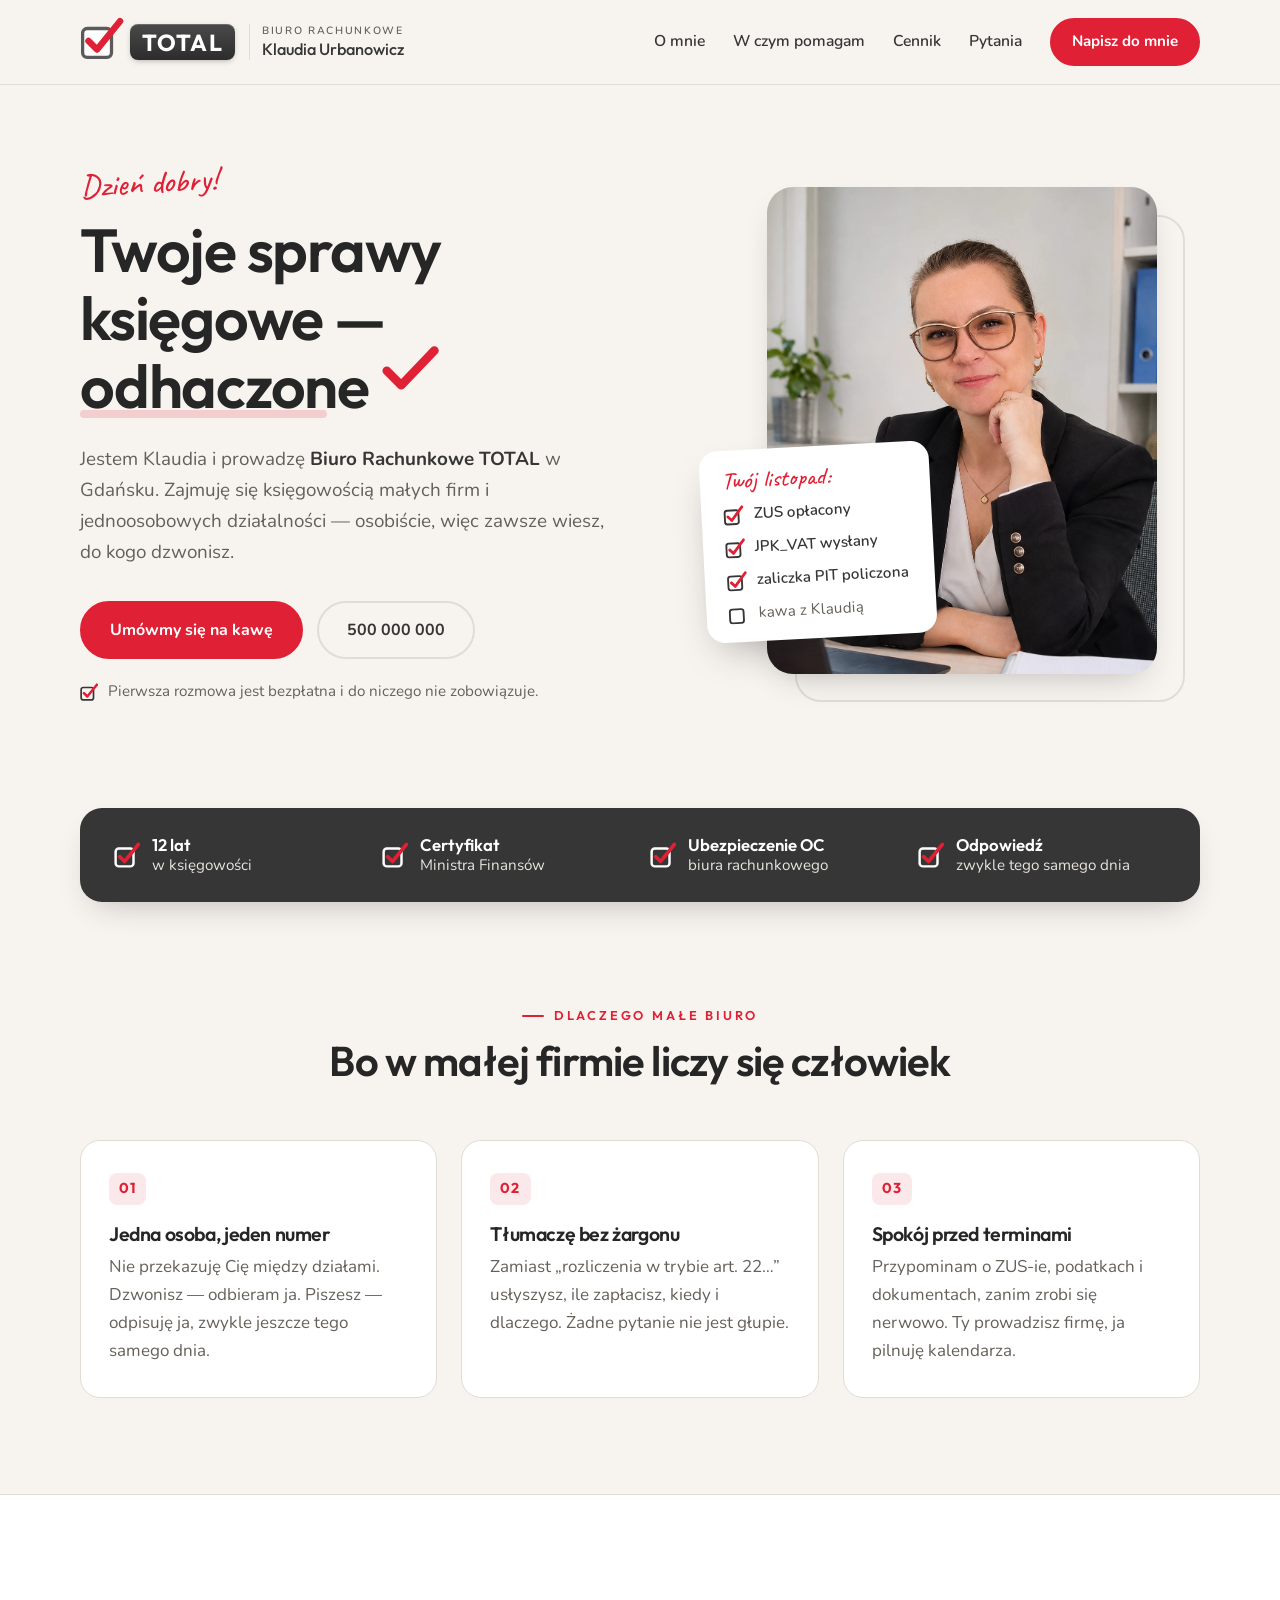
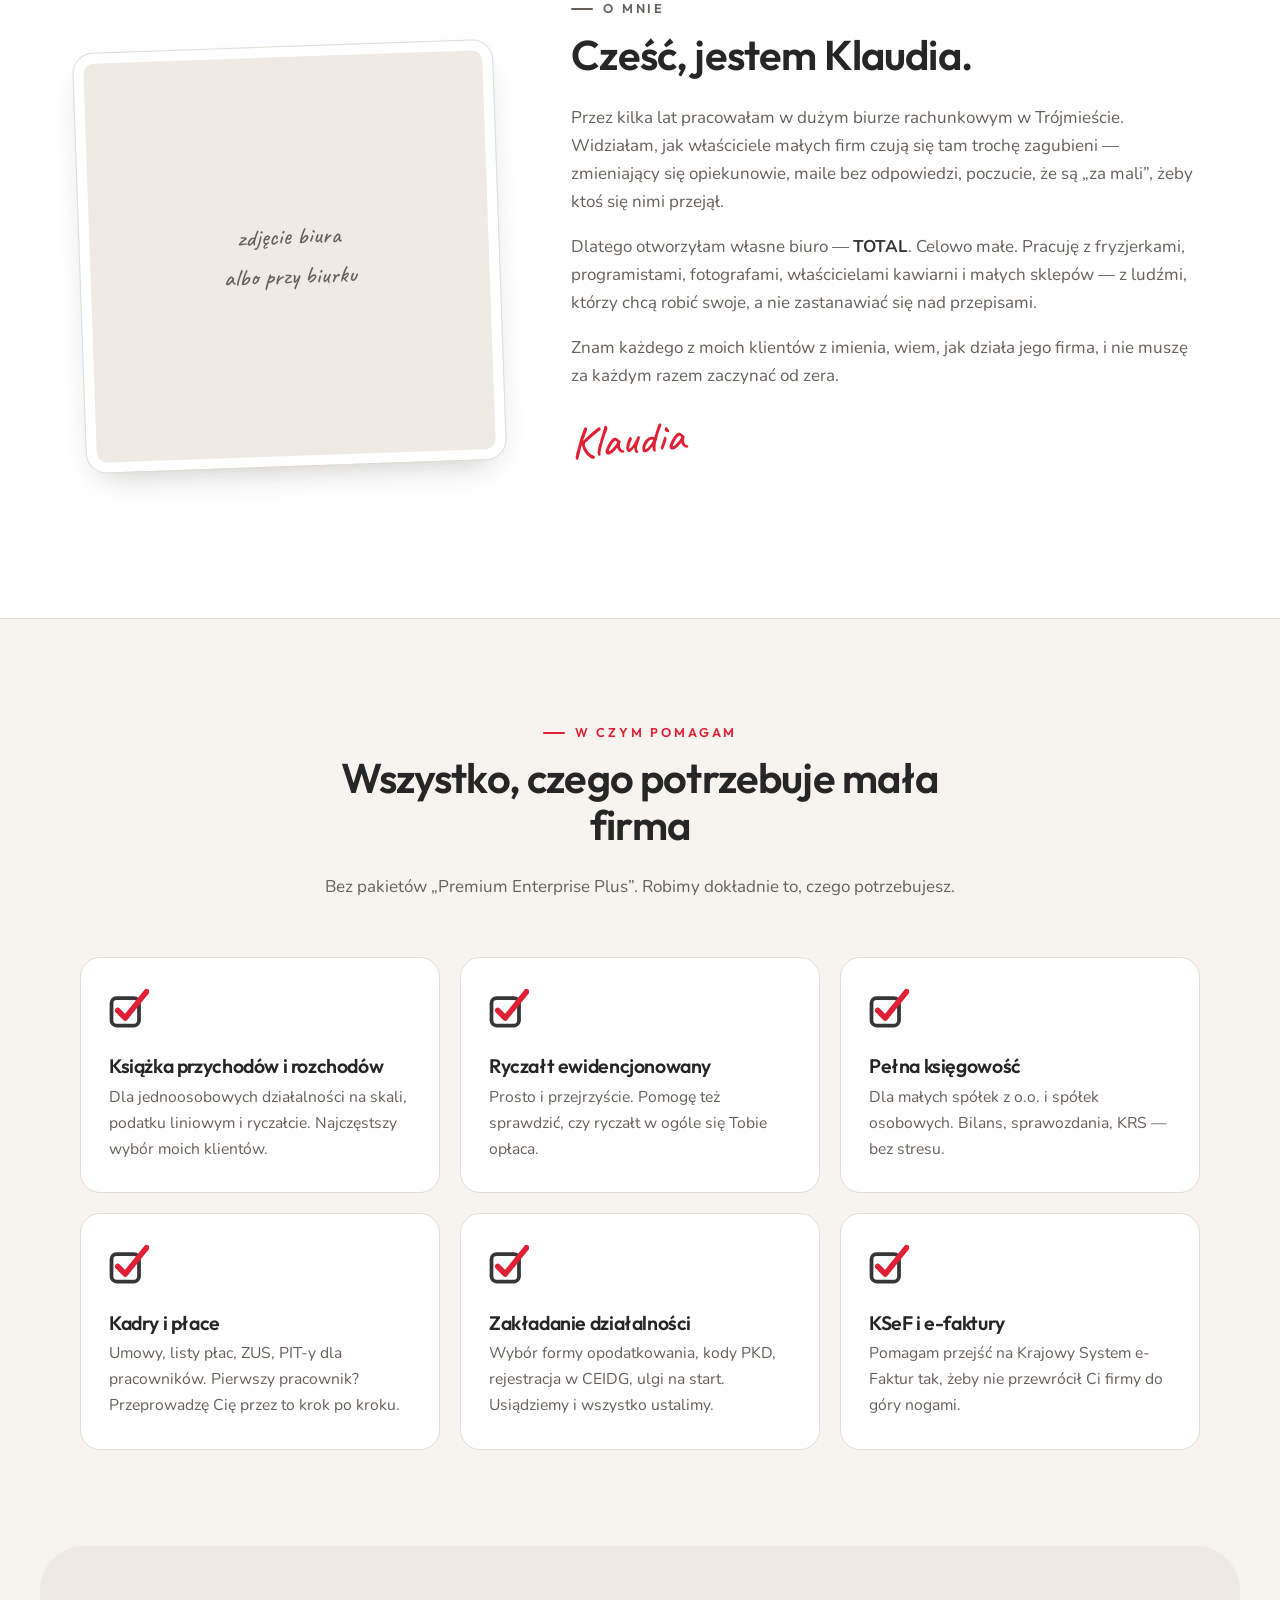
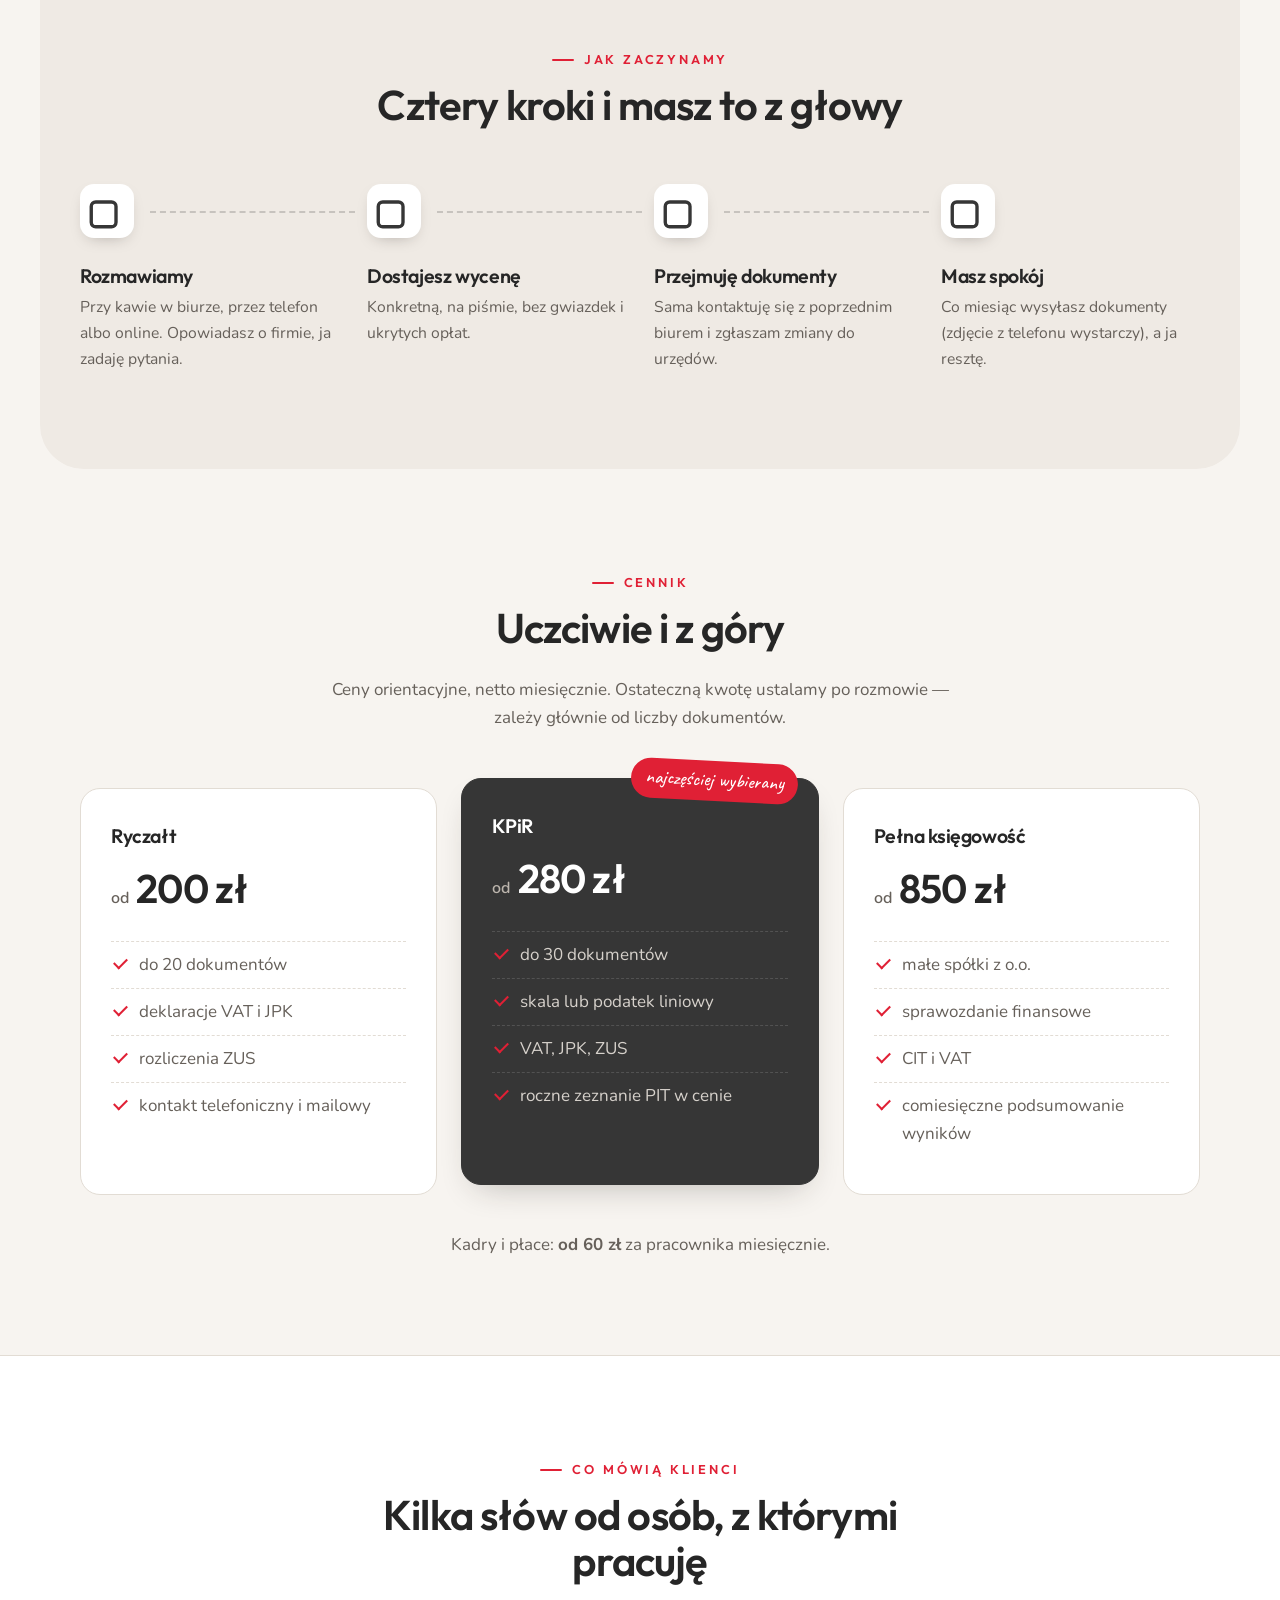
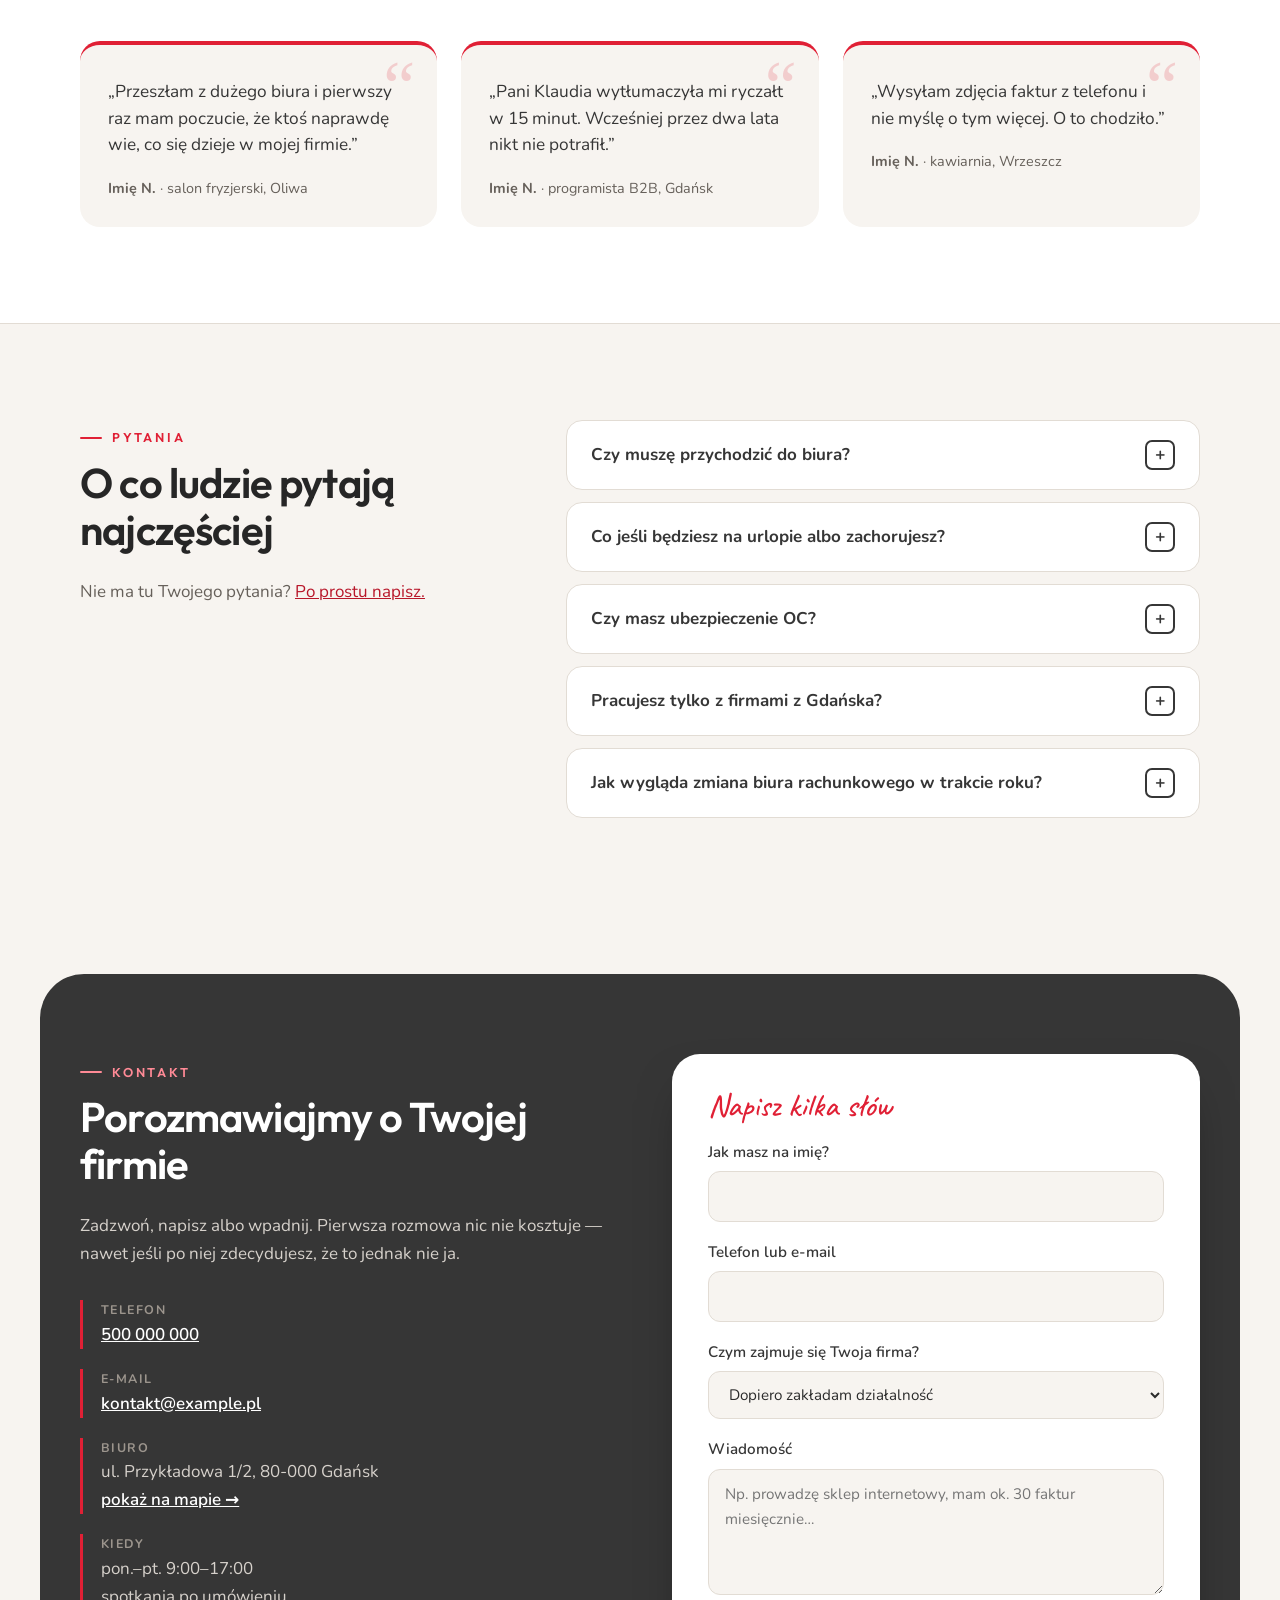
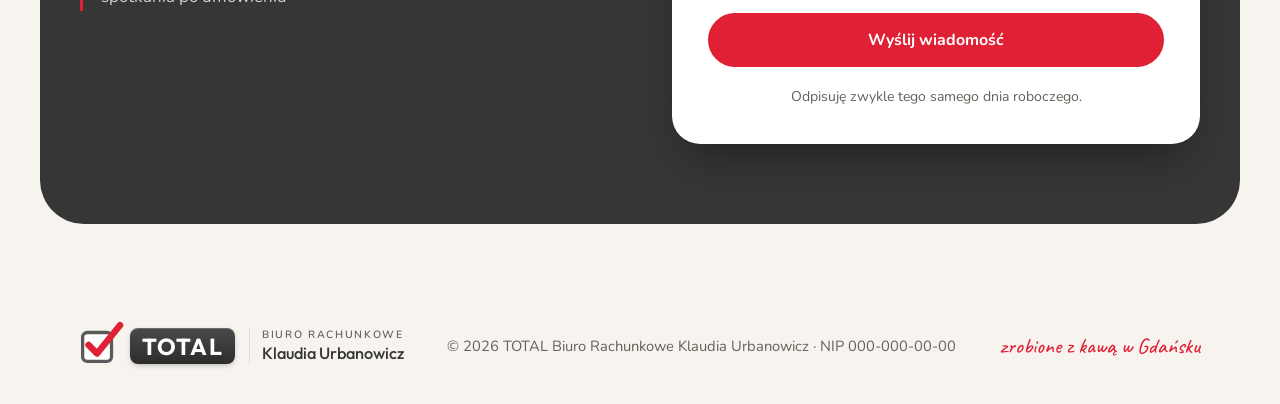
<file: total.html>
<!doctype html>
<html lang="pl">
<head>
  <meta charset="utf-8">
  <meta name="viewport" content="width=device-width, initial-scale=1">
  <!-- Wersja testowa: usuń tę linijkę przed oficjalnym startem -->
  <meta name="robots" content="noindex, nofollow">
  <title>TOTAL Biuro Rachunkowe — Klaudia Urbanowicz, Gdańsk</title>
  <meta name="description" content="Księgowość dla małych firm i jednoosobowych działalności w Gdańsku. Biuro Rachunkowe TOTAL — prowadzę je osobiście, spokojnie i bez żargonu.">
  <link rel="icon" href="data:image/svg+xml,%3Csvg xmlns='http://www.w3.org/2000/svg' viewBox='0 0 32 32'%3E%3Crect x='2' y='8' width='22' height='22' rx='4' fill='white' stroke='%23363636' stroke-width='3'/%3E%3Cpath d='M7 18l6 6L30 3' fill='none' stroke='%23E02035' stroke-width='4.5' stroke-linecap='round' stroke-linejoin='round'/%3E%3C/svg%3E">
  <link rel="preconnect" href="https://fonts.googleapis.com">
  <link rel="preconnect" href="https://fonts.gstatic.com" crossorigin>
  <link href="https://fonts.googleapis.com/css2?family=Caveat:wght@500;700&family=Outfit:wght@400;500;600;700&family=Nunito:wght@400;600;700&display=swap" rel="stylesheet">
  <link rel="stylesheet" href="total.css?v=4">
  <script>
    // Podgląd wariantów kolorystycznych: total.html?wariant=oszczedny|zielony|zloty|granatowy
    (function () {
      var w = new URLSearchParams(location.search).get('wariant');
      if (['oszczedny', 'zielony', 'zloty', 'granatowy'].indexOf(w) > -1) document.documentElement.dataset.wariant = w;
    })();
  </script>
</head>
<body>

<!-- Ikona „odhaczonego kwadracika” z logo — używana w całej stronie -->
<svg width="0" height="0" style="position:absolute" aria-hidden="true">
  <symbol id="tick" viewBox="0 0 32 32">
    <rect x="2" y="8" width="22" height="22" rx="4" fill="none" stroke="currentColor" stroke-width="3"/>
    <path class="tick__mark" d="M7 18l6 6L30 3" fill="none" stroke="#E02035" stroke-width="4.5" stroke-linecap="round" stroke-linejoin="round"/>
  </symbol>
  <symbol id="box" viewBox="0 0 32 32">
    <rect x="2" y="8" width="22" height="22" rx="4" fill="none" stroke="currentColor" stroke-width="3"/>
  </symbol>
</svg>

<!-- ============ NAWIGACJA ============ -->
<header class="nav">
  <div class="wrap nav__inner">
    <!-- Logo odtworzone w kodzie (ostre na każdym ekranie); oryginał: total_logo.png -->
    <a href="#" class="logo" aria-label="TOTAL Biuro Rachunkowe Klaudia Urbanowicz — strona główna">
      <svg class="logo__mark" viewBox="0 0 32 32" aria-hidden="true">
        <rect x="2" y="8" width="22" height="22" rx="3.5"/>
        <path d="M6.5 17.5l6.5 6.5L30.5 2.5"/>
      </svg>
      <span class="logo__total">TOTAL</span>
      <span class="logo__sub">Biuro Rachunkowe<strong>Klaudia Urbanowicz</strong></span>
    </a>
    <button class="nav__toggle" aria-label="Menu" aria-expanded="false">
      <span></span><span></span>
    </button>
    <nav class="nav__links">
      <a href="#o-mnie">O mnie</a>
      <a href="#uslugi">W czym pomagam</a>
      <a href="#cennik">Cennik</a>
      <a href="#pytania">Pytania</a>
      <a href="#kontakt" class="btn btn--small">Napisz do mnie</a>
    </nav>
  </div>
</header>

<main>

<!-- ============ HERO ============ -->
<section class="hero">
  <div class="wrap hero__grid">
    <div class="hero__text">
      <p class="hand hero__hello">Dzień dobry!</p>
      <h1>Twoje sprawy księgowe — <span class="done">odhaczone<svg viewBox="0 0 40 32" aria-hidden="true"><path d="M4 17l10 10L37 3"/></svg></span></h1>
      <p class="lead">
        Jestem Klaudia i prowadzę <strong>Biuro Rachunkowe TOTAL</strong> w Gdańsku.
        Zajmuję się księgowością małych firm i jednoosobowych działalności — osobiście,
        więc zawsze wiesz, do kogo dzwonisz.
      </p>
      <div class="hero__cta">
        <a href="#kontakt" class="btn">Umówmy się na kawę</a>
        <a href="tel:+48500000000" class="btn btn--ghost">500 000 000</a>
      </div>
      <p class="hero__note">
        <svg class="ico"><use href="#tick"/></svg>
        Pierwsza rozmowa jest bezpłatna i do niczego nie zobowiązuje.
      </p>
    </div>

    <div class="hero__visual">
      <div class="portrait">
        <!-- Zdjęcie tymczasowe -->
        <img src="zdjecie-klaudia.webp" alt="Klaudia Urbanowicz przy biurku w swoim biurze" width="1192" height="1320">
      </div>

      <div class="checklist" aria-label="Przykładowa lista spraw na ten miesiąc">
        <p class="checklist__title hand">Twój listopad:</p>
        <ul>
          <li><svg class="ico ico--anim" viewBox="0 0 32 32" aria-hidden="true"><rect x="2" y="8" width="22" height="22" rx="4"/><path class="draw" d="M7 18l6 6L30 3"/></svg> ZUS opłacony</li>
          <li><svg class="ico ico--anim" viewBox="0 0 32 32" aria-hidden="true"><rect x="2" y="8" width="22" height="22" rx="4"/><path class="draw" d="M7 18l6 6L30 3"/></svg> JPK_VAT wysłany</li>
          <li><svg class="ico ico--anim" viewBox="0 0 32 32" aria-hidden="true"><rect x="2" y="8" width="22" height="22" rx="4"/><path class="draw" d="M7 18l6 6L30 3"/></svg> zaliczka PIT policzona</li>
          <li class="is-todo"><svg class="ico"><use href="#box"/></svg> kawa z Klaudią</li>
        </ul>
      </div>
    </div>
  </div>
</section>

<!-- ============ PASEK ZAUFANIA ============ -->
<section class="trust" aria-label="W skrócie">
  <div class="wrap trust__inner">
    <div class="trust__item"><svg class="ico ico--light"><use href="#tick"/></svg><span><strong>12 lat</strong> w księgowości</span></div>
    <div class="trust__item"><svg class="ico ico--light"><use href="#tick"/></svg><span><strong>Certyfikat</strong> Ministra Finansów</span></div>
    <div class="trust__item"><svg class="ico ico--light"><use href="#tick"/></svg><span><strong>Ubezpieczenie OC</strong> biura rachunkowego</span></div>
    <div class="trust__item"><svg class="ico ico--light"><use href="#tick"/></svg><span><strong>Odpowiedź</strong> zwykle tego samego dnia</span></div>
  </div>
</section>

<!-- ============ DLACZEGO JA ============ -->
<section class="why">
  <div class="wrap">
    <div class="section-head">
      <p class="eyebrow">Dlaczego małe biuro</p>
      <h2>Bo w małej firmie liczy się człowiek</h2>
    </div>
    <div class="why__grid">
      <article class="card">
        <span class="card__num">01</span>
        <h3>Jedna osoba, jeden numer</h3>
        <p>Nie przekazuję Cię między działami. Dzwonisz — odbieram ja. Piszesz — odpisuję ja, zwykle jeszcze tego samego dnia.</p>
      </article>
      <article class="card">
        <span class="card__num">02</span>
        <h3>Tłumaczę bez żargonu</h3>
        <p>Zamiast „rozliczenia w trybie art. 22…” usłyszysz, ile zapłacisz, kiedy i dlaczego. Żadne pytanie nie jest głupie.</p>
      </article>
      <article class="card">
        <span class="card__num">03</span>
        <h3>Spokój przed terminami</h3>
        <p>Przypominam o ZUS-ie, podatkach i dokumentach, zanim zrobi się nerwowo. Ty prowadzisz firmę, ja pilnuję kalendarza.</p>
      </article>
    </div>
  </div>
</section>

<!-- ============ O MNIE ============ -->
<section class="about" id="o-mnie">
  <div class="wrap about__grid">
    <div class="about__side">
      <div class="about__frame">
        <!-- Drugie zdjęcie, np. biurko / biuro: <img src="biuro.jpg" alt="Moje biuro"> -->
        <div class="about__placeholder hand">zdjęcie biura<br>albo przy biurku</div>
      </div>
    </div>
    <div class="about__text">
      <p class="eyebrow">O mnie</p>
      <h2>Cześć, jestem Klaudia.</h2>
      <p>
        Przez kilka lat pracowałam w dużym biurze rachunkowym w Trójmieście. Widziałam, jak
        właściciele małych firm czują się tam trochę zagubieni — zmieniający się opiekunowie,
        maile bez odpowiedzi, poczucie, że są „za mali”, żeby ktoś się nimi przejął.
      </p>
      <p>
        Dlatego otworzyłam własne biuro — <strong>TOTAL</strong>. Celowo małe. Pracuję z
        fryzjerkami, programistami, fotografami, właścicielami kawiarni i małych sklepów —
        z ludźmi, którzy chcą robić swoje, a nie zastanawiać się nad przepisami.
      </p>
      <p>
        Znam każdego z moich klientów z imienia, wiem, jak działa jego firma, i nie muszę
        za każdym razem zaczynać od zera.
      </p>
      <p class="signature hand">Klaudia</p>
    </div>
  </div>
</section>

<!-- ============ USŁUGI ============ -->
<section class="services" id="uslugi">
  <div class="wrap">
    <div class="section-head">
      <p class="eyebrow">W czym pomagam</p>
      <h2>Wszystko, czego potrzebuje mała firma</h2>
      <p class="section-head__sub">Bez pakietów „Premium Enterprise Plus”. Robimy dokładnie to, czego potrzebujesz.</p>
    </div>

    <div class="services__grid">
      <div class="service">
        <svg class="ico ico--lg"><use href="#tick"/></svg>
        <h3>Książka przychodów i rozchodów</h3>
        <p>Dla jednoosobowych działalności na skali, podatku liniowym i ryczałcie. Najczęstszy wybór moich klientów.</p>
      </div>
      <div class="service">
        <svg class="ico ico--lg"><use href="#tick"/></svg>
        <h3>Ryczałt ewidencjonowany</h3>
        <p>Prosto i przejrzyście. Pomogę też sprawdzić, czy ryczałt w ogóle się Tobie opłaca.</p>
      </div>
      <div class="service">
        <svg class="ico ico--lg"><use href="#tick"/></svg>
        <h3>Pełna księgowość</h3>
        <p>Dla małych spółek z o.o. i spółek osobowych. Bilans, sprawozdania, KRS — bez stresu.</p>
      </div>
      <div class="service">
        <svg class="ico ico--lg"><use href="#tick"/></svg>
        <h3>Kadry i płace</h3>
        <p>Umowy, listy płac, ZUS, PIT-y dla pracowników. Pierwszy pracownik? Przeprowadzę Cię przez to krok po kroku.</p>
      </div>
      <div class="service">
        <svg class="ico ico--lg"><use href="#tick"/></svg>
        <h3>Zakładanie działalności</h3>
        <p>Wybór formy opodatkowania, kody PKD, rejestracja w CEIDG, ulgi na start. Usiądziemy i wszystko ustalimy.</p>
      </div>
      <div class="service">
        <svg class="ico ico--lg"><use href="#tick"/></svg>
        <h3>KSeF i e-faktury</h3>
        <p>Pomagam przejść na Krajowy System e-Faktur tak, żeby nie przewrócił Ci firmy do góry nogami.</p>
      </div>
    </div>
  </div>
</section>

<!-- ============ JAK ZACZYNAMY ============ -->
<section class="steps">
  <div class="wrap">
    <div class="section-head">
      <p class="eyebrow">Jak zaczynamy</p>
      <h2>Cztery kroki i masz to z głowy</h2>
    </div>
    <ol class="steps__list">
      <li>
        <svg class="ico ico--step" viewBox="0 0 32 32" aria-hidden="true"><rect x="2" y="8" width="22" height="22" rx="4"/><path class="draw" d="M7 18l6 6L30 3"/></svg>
        <h3>Rozmawiamy</h3>
        <p>Przy kawie w biurze, przez telefon albo online. Opowiadasz o firmie, ja zadaję pytania.</p>
      </li>
      <li>
        <svg class="ico ico--step" viewBox="0 0 32 32" aria-hidden="true"><rect x="2" y="8" width="22" height="22" rx="4"/><path class="draw" d="M7 18l6 6L30 3"/></svg>
        <h3>Dostajesz wycenę</h3>
        <p>Konkretną, na piśmie, bez gwiazdek i ukrytych opłat.</p>
      </li>
      <li>
        <svg class="ico ico--step" viewBox="0 0 32 32" aria-hidden="true"><rect x="2" y="8" width="22" height="22" rx="4"/><path class="draw" d="M7 18l6 6L30 3"/></svg>
        <h3>Przejmuję dokumenty</h3>
        <p>Sama kontaktuję się z poprzednim biurem i zgłaszam zmiany do urzędów.</p>
      </li>
      <li>
        <svg class="ico ico--step" viewBox="0 0 32 32" aria-hidden="true"><rect x="2" y="8" width="22" height="22" rx="4"/><path class="draw" d="M7 18l6 6L30 3"/></svg>
        <h3>Masz spokój</h3>
        <p>Co miesiąc wysyłasz dokumenty (zdjęcie z telefonu wystarczy), a ja resztę.</p>
      </li>
    </ol>
  </div>
</section>

<!-- ============ CENNIK ============ -->
<section class="pricing" id="cennik">
  <div class="wrap">
    <div class="section-head">
      <p class="eyebrow">Cennik</p>
      <h2>Uczciwie i z góry</h2>
      <p class="section-head__sub">Ceny orientacyjne, netto miesięcznie. Ostateczną kwotę ustalamy po rozmowie — zależy głównie od liczby dokumentów.</p>
    </div>

    <div class="pricing__grid">
      <div class="price">
        <h3>Ryczałt</h3>
        <p class="price__amount"><span>od</span> 200 zł</p>
        <ul>
          <li>do 20 dokumentów</li>
          <li>deklaracje VAT i JPK</li>
          <li>rozliczenia ZUS</li>
          <li>kontakt telefoniczny i mailowy</li>
        </ul>
      </div>
      <div class="price price--featured">
        <span class="price__badge hand">najczęściej wybierany</span>
        <h3>KPiR</h3>
        <p class="price__amount"><span>od</span> 280 zł</p>
        <ul>
          <li>do 30 dokumentów</li>
          <li>skala lub podatek liniowy</li>
          <li>VAT, JPK, ZUS</li>
          <li>roczne zeznanie PIT w cenie</li>
        </ul>
      </div>
      <div class="price">
        <h3>Pełna księgowość</h3>
        <p class="price__amount"><span>od</span> 850 zł</p>
        <ul>
          <li>małe spółki z o.o.</li>
          <li>sprawozdanie finansowe</li>
          <li>CIT i VAT</li>
          <li>comiesięczne podsumowanie wyników</li>
        </ul>
      </div>
    </div>
    <p class="pricing__extra">Kadry i płace: <strong>od 60 zł</strong> za pracownika miesięcznie.</p>
  </div>
</section>

<!-- ============ OPINIE ============ -->
<!-- UWAGA: poniższe opinie są przykładowe — podmień je na prawdziwe opinie klientów (za ich zgodą) albo usuń sekcję. -->
<section class="testimonials">
  <div class="wrap">
    <div class="section-head">
      <p class="eyebrow">Co mówią klienci</p>
      <h2>Kilka słów od osób, z którymi pracuję</h2>
    </div>
    <div class="testimonials__grid">
      <figure class="quote">
        <blockquote>„Przeszłam z dużego biura i pierwszy raz mam poczucie, że ktoś naprawdę wie, co się dzieje w mojej firmie.”</blockquote>
        <figcaption><strong>Imię N.</strong> · salon fryzjerski, Oliwa</figcaption>
      </figure>
      <figure class="quote">
        <blockquote>„Pani Klaudia wytłumaczyła mi ryczałt w 15 minut. Wcześniej przez dwa lata nikt nie potrafił.”</blockquote>
        <figcaption><strong>Imię N.</strong> · programista B2B, Gdańsk</figcaption>
      </figure>
      <figure class="quote">
        <blockquote>„Wysyłam zdjęcia faktur z telefonu i nie myślę o tym więcej. O to chodziło.”</blockquote>
        <figcaption><strong>Imię N.</strong> · kawiarnia, Wrzeszcz</figcaption>
      </figure>
    </div>
  </div>
</section>

<!-- ============ FAQ ============ -->
<section class="faq" id="pytania">
  <div class="wrap faq__wrap">
    <div class="section-head section-head--left">
      <p class="eyebrow">Pytania</p>
      <h2>O co ludzie pytają najczęściej</h2>
      <p class="section-head__sub">Nie ma tu Twojego pytania? <a href="#kontakt">Po prostu napisz.</a></p>
    </div>
    <div class="faq__list">
      <details>
        <summary>Czy muszę przychodzić do biura?</summary>
        <p>Nie. Większość klientów przesyła dokumenty mailem lub przez aplikację, a rozmawiamy przez telefon. Ale jeśli wolisz spotkać się osobiście — zapraszam do biura.</p>
      </details>
      <details>
        <summary>Co jeśli będziesz na urlopie albo zachorujesz?</summary>
        <p>Terminy mam zaplanowane z wyprzedzeniem, a na wypadek dłuższej nieobecności współpracuję z zaufaną księgową, która zna moje procedury. Zawsze wiesz o tym z góry.</p>
      </details>
      <details>
        <summary>Czy masz ubezpieczenie OC?</summary>
        <p>Tak, mam obowiązkowe ubezpieczenie OC biura rachunkowego. Jeśli popełnię błąd — odpowiadam za niego ja, nie Ty.</p>
      </details>
      <details>
        <summary>Pracujesz tylko z firmami z Gdańska?</summary>
        <p>Najwięcej moich klientów jest z Trójmiasta, ale dzięki pracy zdalnej prowadzę też firmy z całej Polski.</p>
      </details>
      <details>
        <summary>Jak wygląda zmiana biura rachunkowego w trakcie roku?</summary>
        <p>To prostsze, niż się wydaje. Zwykle wystarczy wypowiedzieć umowę obecnemu biuru, a resztą — przejęciem dokumentów i zgłoszeniami — zajmę się ja.</p>
      </details>
    </div>
  </div>
</section>

<!-- ============ KONTAKT ============ -->
<section class="contact" id="kontakt">
  <div class="contact__panel">
    <div class="wrap contact__grid">
      <div class="contact__info">
        <p class="eyebrow eyebrow--light">Kontakt</p>
        <h2>Porozmawiajmy o Twojej firmie</h2>
        <p>Zadzwoń, napisz albo wpadnij. Pierwsza rozmowa nic nie kosztuje — nawet jeśli po niej zdecydujesz, że to jednak nie ja.</p>

        <ul class="contact__list">
          <li>
            <span class="contact__label">Telefon</span>
            <a href="tel:+48500000000">500 000 000</a>
          </li>
          <li>
            <span class="contact__label">E-mail</span>
            <a href="mailto:kontakt@example.pl">kontakt@example.pl</a>
          </li>
          <li>
            <span class="contact__label">Biuro</span>
            ul. Przykładowa 1/2, 80-000 Gdańsk<br>
            <a href="https://maps.google.com/?q=Gdańsk" target="_blank" rel="noopener">pokaż na mapie →</a>
          </li>
          <li>
            <span class="contact__label">Kiedy</span>
            pon.–pt. 9:00–17:00<br>spotkania po umówieniu
          </li>
        </ul>
      </div>

      <form class="contact__form" action="mailto:kontakt@example.pl" method="post" enctype="text/plain">
        <p class="hand contact__form-title">Napisz kilka słów</p>
        <label>
          Jak masz na imię?
          <input type="text" name="imie" required>
        </label>
        <label>
          Telefon lub e-mail
          <input type="text" name="kontakt" required>
        </label>
        <label>
          Czym zajmuje się Twoja firma?
          <select name="forma">
            <option>Dopiero zakładam działalność</option>
            <option>Jednoosobowa działalność</option>
            <option>Spółka</option>
            <option>Jeszcze nie wiem</option>
          </select>
        </label>
        <label>
          Wiadomość
          <textarea name="wiadomosc" rows="4" placeholder="Np. prowadzę sklep internetowy, mam ok. 30 faktur miesięcznie…"></textarea>
        </label>
        <button type="submit" class="btn btn--full">Wyślij wiadomość</button>
        <p class="contact__small">Odpisuję zwykle tego samego dnia roboczego.</p>
      </form>
    </div>
  </div>
</section>

</main>

<footer class="footer">
  <div class="wrap footer__inner">
    <div class="logo" aria-label="TOTAL Biuro Rachunkowe Klaudia Urbanowicz">
      <svg class="logo__mark" viewBox="0 0 32 32" aria-hidden="true">
        <rect x="2" y="8" width="22" height="22" rx="3.5"/>
        <path d="M6.5 17.5l6.5 6.5L30.5 2.5"/>
      </svg>
      <span class="logo__total">TOTAL</span>
      <span class="logo__sub">Biuro Rachunkowe<strong>Klaudia Urbanowicz</strong></span>
    </div>
    <p>© <span id="year"></span> TOTAL Biuro Rachunkowe Klaudia Urbanowicz · NIP 000-000-00-00</p>
    <p class="hand">zrobione z kawą w Gdańsku</p>
  </div>
</footer>

<script>
  // Ikonka karty w kolorze ptaszka z aktualnego wariantu
  (function () {
    const c = getComputedStyle(document.documentElement).getPropertyValue('--logo-tick').trim();
    document.querySelector('link[rel="icon"]').href = "data:image/svg+xml," + encodeURIComponent(
      "<svg xmlns='http://www.w3.org/2000/svg' viewBox='0 0 32 32'><rect x='2' y='8' width='22' height='22' rx='4' fill='white' stroke='#363636' stroke-width='3'/><path d='M7 18l6 6L30 3' fill='none' stroke='" + c + "' stroke-width='4.5' stroke-linecap='round' stroke-linejoin='round'/></svg>");
  })();
</script>

<script>
  document.getElementById('year').textContent = new Date().getFullYear();
  const toggle = document.querySelector('.nav__toggle');
  const links = document.querySelector('.nav__links');
  toggle.addEventListener('click', () => {
    const open = links.classList.toggle('is-open');
    toggle.classList.toggle('is-open', open);
    toggle.setAttribute('aria-expanded', open);
  });
  links.querySelectorAll('a').forEach(a => a.addEventListener('click', () => {
    links.classList.remove('is-open');
    toggle.classList.remove('is-open');
    toggle.setAttribute('aria-expanded', false);
  }));

  // Ptaszki w krokach „odhaczają się”, gdy sekcja pojawi się na ekranie
  const steps = document.querySelector('.steps__list');
  if ('IntersectionObserver' in window) {
    new IntersectionObserver((entries, obs) => {
      if (entries[0].isIntersecting) { steps.classList.add('is-done'); obs.disconnect(); }
    }, { rootMargin: '0px 0px -35% 0px' }).observe(steps);
  } else {
    steps.classList.add('is-done');
  }
</script>
</body>
</html>
</file>
<file: style.css>
﻿:root {
  --cream: #F8F5EF;
  --paper: #FFFEFB;
  --butter: #E6ECF4;
  --sand: #E2DDD3;
  --ink: #1C2740;
  --ink-soft: #56607A;
  --accent: #24365C;
  --accent-dark: #172441;
  --soft: #B8894A;
  --soft-light: #E9EEF5;
  --warm: #B07F3A;
  --radius: 22px;
  --shadow: 0 10px 30px -12px rgba(28, 39, 64, .28);
  --serif: 'Fraunces', Georgia, serif;
  --sans: 'Nunito', system-ui, sans-serif;
  --hand: 'Caveat', cursive;
}

* { box-sizing: border-box; margin: 0; padding: 0; }

html { scroll-behavior: smooth; scroll-padding-top: 90px; }

body {
  font-family: var(--sans);
  font-size: 17px;
  line-height: 1.65;
  color: var(--ink);
  background: var(--cream);
  -webkit-font-smoothing: antialiased;
}

img { max-width: 100%; display: block; }
a { color: var(--accent-dark); }

.wrap { width: min(1120px, 100% - 40px); margin-inline: auto; }

h1, h2, h3 { font-family: var(--serif); font-weight: 600; line-height: 1.15; letter-spacing: -.01em; }
h1 { font-size: clamp(2.3rem, 5vw, 3.6rem); }
h2 { font-size: clamp(1.8rem, 3.6vw, 2.6rem); margin-bottom: .6em; }
h3 { font-size: 1.25rem; margin-bottom: .4em; }

.hand { font-family: var(--hand); font-weight: 500; }

.eyebrow {
  font-family: var(--hand);
  font-size: 1.6rem;
  color: var(--warm);
  line-height: 1;
  margin-bottom: .3em;
}

section { padding: 96px 0; }

/* ---------- przyciski ---------- */
.btn {
  display: inline-block;
  padding: 14px 28px;
  border-radius: 999px;
  background: var(--accent);
  color: #fff;
  font-weight: 700;
  text-decoration: none;
  border: 2px solid var(--accent);
  transition: transform .2s, background .2s, box-shadow .2s;
  cursor: pointer;
  font-family: inherit;
  font-size: 1rem;
}
.btn:hover { background: var(--accent-dark); border-color: var(--accent-dark); transform: translateY(-2px); box-shadow: var(--shadow); }
.btn--ghost { background: transparent; color: var(--ink); border-color: var(--sand); }
.btn--ghost:hover { background: var(--paper); color: var(--ink); border-color: var(--accent); }
.btn--small { padding: 9px 20px; font-size: .95rem; }
.btn--full { width: 100%; }

/* ---------- nawigacja ---------- */
.nav {
  position: sticky; top: 0; z-index: 50;
  background: rgba(248, 245, 239, .9);
  backdrop-filter: blur(10px);
  border-bottom: 1px solid rgba(226, 221, 211, .7);
}
.nav__inner { display: flex; align-items: center; justify-content: space-between; height: 76px; }

.logo { display: flex; align-items: center; gap: 12px; text-decoration: none; color: var(--ink); }
.logo__mark {
  display: grid; place-items: center;
  width: 44px; height: 44px;
  border-radius: 50% 50% 50% 12px;
  background: var(--accent); color: #fff;
  font-family: var(--serif); font-weight: 600;
}
.logo__text { font-family: var(--serif); font-weight: 600; font-size: 1.15rem; line-height: 1.1; }
.logo__text small { display: block; font-family: var(--sans); font-weight: 600; font-size: .78rem; color: var(--ink-soft); letter-spacing: .03em; }

.nav__links { display: flex; align-items: center; gap: 28px; }
.nav__links a:not(.btn) { color: var(--ink); text-decoration: none; font-weight: 600; font-size: .98rem; position: relative; }
.nav__links a:not(.btn)::after {
  content: ''; position: absolute; left: 0; right: 0; bottom: -4px; height: 2px;
  background: var(--accent); transform: scaleX(0); transition: transform .25s; transform-origin: left;
  border-radius: 2px;
}
.nav__links a:not(.btn):hover::after { transform: scaleX(1); }

.nav__toggle { display: none; background: none; border: 0; width: 40px; height: 40px; cursor: pointer; position: relative; }
.nav__toggle span { position: absolute; left: 8px; right: 8px; height: 2px; background: var(--ink); border-radius: 2px; transition: .25s; }
.nav__toggle span:first-child { top: 15px; }
.nav__toggle span:last-child { top: 23px; }
.nav__toggle.is-open span:first-child { top: 19px; transform: rotate(45deg); }
.nav__toggle.is-open span:last-child { top: 19px; transform: rotate(-45deg); }

/* ---------- hero ---------- */
.hero { padding: 72px 0 96px; overflow: hidden; }
.hero__grid { display: grid; grid-template-columns: 1.15fr .85fr; gap: 64px; align-items: center; }
.hero__hello { font-size: 2rem; color: var(--warm); margin-bottom: 4px; transform: rotate(-3deg); display: inline-block; }
.hero h1 { margin-bottom: 24px; }
.underline { position: relative; white-space: nowrap; z-index: 0; }
.underline::after {
  content: ''; position: absolute; left: -4px; right: -4px; bottom: 2px; height: .38em; z-index: -1;
  background: url("data:image/svg+xml,%3Csvg xmlns='http://www.w3.org/2000/svg' viewBox='0 0 200 20' preserveAspectRatio='none'%3E%3Cpath d='M2 14c40-8 90-12 196-6' stroke='%23E3C38F' stroke-width='9' fill='none' stroke-linecap='round'/%3E%3C/svg%3E") no-repeat center / 100% 100%;
}
.lead { font-size: 1.2rem; color: var(--ink-soft); max-width: 540px; margin-bottom: 32px; }
.hero__cta { display: flex; flex-wrap: wrap; gap: 14px; }
.hero__note { margin-top: 18px; font-size: .95rem; color: var(--ink-soft); }
.hero__note::before { content: '✓ '; color: var(--soft); font-weight: 700; }

.hero__photo { position: relative; justify-self: center; width: 100%; max-width: 400px; }
.portrait {
  position: relative; z-index: 2;
  aspect-ratio: 4 / 5;
  border-radius: 200px 200px var(--radius) var(--radius);
  background: linear-gradient(170deg, var(--butter), var(--sand));
  overflow: hidden;
  box-shadow: var(--shadow);
  display: flex; align-items: flex-end; justify-content: center;
}
.portrait img { width: 100%; height: 100%; object-fit: cover; object-position: 50% 25%; }
.portrait__art { width: 80%; }
.portrait__label { position: absolute; top: 34%; left: 0; right: 0; text-align: center; font-size: 1.4rem; color: var(--ink-soft); }

.sticky {
  position: absolute; z-index: 3; left: -40px; bottom: 40px;
  background: #FBF1DC;
  padding: 16px 20px;
  font-size: 1.35rem; line-height: 1.2;
  transform: rotate(-5deg);
  box-shadow: 0 8px 20px -8px rgba(28, 39, 64, .3);
  border-radius: 3px;
}
.sticky::before {
  content: ''; position: absolute; top: -10px; left: 50%; width: 60px; height: 20px; margin-left: -30px;
  background: rgba(201, 151, 79, .35); transform: rotate(3deg);
}

.leaf { position: absolute; border-radius: 0 100% 0 100%; background: #D5DEEB; z-index: 1; }
.leaf--1 { width: 140px; height: 140px; top: -30px; right: -40px; transform: rotate(20deg); }
.leaf--2 { width: 90px; height: 90px; bottom: -20px; right: 10px; background: var(--accent); opacity: .18; transform: rotate(-30deg); }

/* ---------- dlaczego ja ---------- */
.why { padding-top: 0; }
.why__grid { display: grid; grid-template-columns: repeat(3, 1fr); gap: 24px; }
.card {
  background: var(--paper);
  padding: 32px 28px;
  border-radius: var(--radius);
  border: 1px solid var(--sand);
  transition: transform .25s, box-shadow .25s;
}
.card:hover { transform: translateY(-4px); box-shadow: var(--shadow); }
.card p { color: var(--ink-soft); }
.card__icon {
  width: 52px; height: 52px; border-radius: 16px;
  background: var(--butter);
  display: grid; place-items: center;
  margin-bottom: 20px;
}
.card__icon svg { width: 24px; height: 24px; fill: var(--accent); }

/* ---------- o mnie ---------- */
.about { background: var(--paper); border-block: 1px solid var(--sand); }
.about__grid { display: grid; grid-template-columns: .8fr 1.2fr; gap: 72px; align-items: center; }
.about__frame {
  aspect-ratio: 1;
  border-radius: var(--radius);
  background: var(--soft-light);
  overflow: hidden;
  transform: rotate(-2deg);
  box-shadow: var(--shadow);
  border: 10px solid #fff;
}
.about__frame img { width: 100%; height: 100%; object-fit: cover; }
.about__placeholder { height: 100%; display: grid; place-items: center; text-align: center; font-size: 1.5rem; color: var(--ink-soft); }
.facts { list-style: none; display: flex; gap: 12px; flex-wrap: wrap; margin-top: 32px; }
.facts li {
  flex: 1 1 100px;
  background: var(--cream);
  border-radius: 16px;
  padding: 12px 14px;
  font-size: .88rem; color: var(--ink-soft); line-height: 1.3;
}
.facts strong { display: block; font-family: var(--serif); font-size: 1.3rem; color: var(--accent); }
.about__text p { margin-bottom: 1em; color: var(--ink-soft); }
.about__text h2 { color: var(--ink); }
.signature { font-size: 2.6rem; color: var(--warm) !important; margin-top: -4px; transform: rotate(-4deg); display: inline-block; }

/* ---------- nagłówki sekcji ---------- */
.section-head { text-align: center; max-width: 640px; margin: 0 auto 56px; }
.section-head--left { text-align: left; margin: 0; }
.section-head__sub { color: var(--ink-soft); }

/* ---------- usługi ---------- */
.services__grid { display: grid; grid-template-columns: repeat(3, 1fr); gap: 20px; }
.service {
  padding: 28px;
  border-radius: var(--radius);
  background: var(--paper);
  border: 1px solid var(--sand);
  position: relative;
}
.service::before {
  content: ''; display: block; width: 36px; height: 6px; border-radius: 6px;
  background: var(--accent); opacity: .7; margin-bottom: 18px;
}
.service:nth-child(3n+2)::before { background: var(--soft); }
.service:nth-child(3n)::before { background: #8FA3C4; }
.service p { color: var(--ink-soft); font-size: .98rem; }

/* ---------- kroki ---------- */
.steps { background: var(--soft-light); border-radius: 48px; width: min(1200px, 100% - 24px); margin-inline: auto; }
.steps__list { list-style: none; display: grid; grid-template-columns: repeat(4, 1fr); gap: 28px; counter-reset: s; }
.steps__list li { position: relative; }
.steps__num {
  display: grid; place-items: center;
  width: 56px; height: 56px; margin-bottom: 18px;
  border-radius: 50%;
  background: var(--paper);
  font-family: var(--serif); font-size: 1.5rem; font-weight: 600; color: var(--accent);
  box-shadow: 0 6px 16px -8px rgba(28, 39, 64, .35);
}
.steps__list li:not(:last-child)::after {
  content: ''; position: absolute; top: 28px; left: 72px; right: -16px;
  border-top: 2px dashed rgba(28, 39, 64, .2);
}
.steps__list p { color: var(--ink-soft); font-size: .98rem; }

/* ---------- cennik ---------- */
.pricing__grid { display: grid; grid-template-columns: repeat(3, 1fr); gap: 24px; align-items: stretch; }
.price {
  background: var(--paper);
  border: 1px solid var(--sand);
  border-radius: var(--radius);
  padding: 36px 30px;
  position: relative;
}
.price--featured { background: var(--butter); border-color: #CBD6E6; transform: translateY(-10px); box-shadow: var(--shadow); }
.price__badge {
  position: absolute; top: -18px; right: 20px;
  background: var(--warm); color: #fff;
  padding: 4px 14px; border-radius: 999px;
  font-size: 1.2rem; transform: rotate(3deg);
}
.price__amount { font-family: var(--serif); font-size: 2.4rem; font-weight: 600; margin: 8px 0 20px; color: var(--ink); }
.price__amount span { font-size: 1rem; color: var(--ink-soft); font-family: var(--sans); font-weight: 600; }
.price ul { list-style: none; }
.price li { padding: 8px 0 8px 28px; position: relative; color: var(--ink-soft); border-top: 1px dashed var(--sand); }
.price li::before { content: ''; position: absolute; left: 4px; top: 16px; width: 10px; height: 6px; border-left: 2px solid var(--soft); border-bottom: 2px solid var(--soft); transform: rotate(-45deg); }
.pricing__extra { text-align: center; margin-top: 36px; color: var(--ink-soft); }

/* ---------- opinie ---------- */
.testimonials { background: var(--paper); border-block: 1px solid var(--sand); }
.testimonials__grid { display: grid; grid-template-columns: repeat(3, 1fr); gap: 24px; }
.quote {
  background: var(--cream);
  border-radius: var(--radius);
  padding: 32px 28px 26px;
  position: relative;
}
.quote::before {
  content: '“'; position: absolute; top: -8px; left: 20px;
  font-family: var(--serif); font-size: 5rem; line-height: 1; color: var(--accent); opacity: .35;
}
.quote blockquote { font-family: var(--serif); font-size: 1.1rem; line-height: 1.5; margin-bottom: 18px; position: relative; }
.quote figcaption { font-size: .9rem; color: var(--ink-soft); }

/* ---------- faq ---------- */
.faq__wrap { display: grid; grid-template-columns: .8fr 1.2fr; gap: 64px; align-items: start; }
.faq__list details {
  background: var(--paper);
  border: 1px solid var(--sand);
  border-radius: 18px;
  margin-bottom: 12px;
  padding: 0 24px;
  transition: background .2s;
}
.faq__list details[open] { background: #fff; }
.faq__list summary {
  cursor: pointer; list-style: none;
  padding: 20px 32px 20px 0;
  font-weight: 700; position: relative;
}
.faq__list summary::-webkit-details-marker { display: none; }
.faq__list summary::after {
  content: '+'; position: absolute; right: 0; top: 50%; transform: translateY(-50%);
  font-size: 1.5rem; color: var(--accent); transition: transform .25s;
}
.faq__list details[open] summary::after { transform: translateY(-50%) rotate(45deg); }
.faq__list details p { padding-bottom: 20px; color: var(--ink-soft); }

/* ---------- kontakt ---------- */
.contact__grid { display: grid; grid-template-columns: 1fr 1fr; gap: 64px; align-items: start; }
.contact__info > p { color: var(--ink-soft); }
.contact__list { list-style: none; margin-top: 32px; display: grid; gap: 20px; }
.contact__list li { padding-left: 18px; border-left: 3px solid var(--butter); }
.contact__label { display: block; font-size: .8rem; font-weight: 700; letter-spacing: .08em; text-transform: uppercase; color: var(--soft); }
.contact__list a { font-weight: 600; }

.contact__form {
  background: var(--paper);
  border: 1px solid var(--sand);
  border-radius: 28px;
  padding: 36px;
  box-shadow: var(--shadow);
  display: grid; gap: 18px;
}
.contact__form-title { font-size: 2rem; color: var(--accent); line-height: 1; }
.contact__form label { display: grid; gap: 6px; font-weight: 600; font-size: .95rem; }
.contact__form input,
.contact__form select,
.contact__form textarea {
  font: inherit; font-weight: 400;
  padding: 12px 16px;
  border-radius: 14px;
  border: 1.5px solid var(--sand);
  background: var(--cream);
  color: var(--ink);
  transition: border-color .2s, background .2s;
}
.contact__form input:focus,
.contact__form select:focus,
.contact__form textarea:focus { outline: none; border-color: var(--accent); background: #fff; }
.contact__form textarea { resize: vertical; }
.contact__small { font-size: .88rem; color: var(--ink-soft); text-align: center; }

/* ---------- stopka ---------- */
.footer { padding: 32px 0 40px; border-top: 1px solid var(--sand); color: var(--ink-soft); font-size: .92rem; }
.footer__inner { display: flex; justify-content: space-between; align-items: center; flex-wrap: wrap; gap: 8px; }
.footer .hand { font-size: 1.35rem; color: var(--warm); }

/* ---------- responsywność ---------- */
@media (max-width: 960px) {
  .hero__grid, .about__grid, .faq__wrap, .contact__grid { grid-template-columns: 1fr; gap: 48px; }
  .hero__photo { max-width: 340px; }
  .why__grid, .services__grid, .pricing__grid, .testimonials__grid { grid-template-columns: 1fr 1fr; }
  .steps__list { grid-template-columns: 1fr 1fr; }
  .steps__list li::after { display: none; }
  .price--featured { transform: none; }
  .about__side { max-width: 420px; }
}

@media (max-width: 760px) {
  body { font-size: 16px; }
  section { padding: 72px 0; }
  .wrap { width: calc(100% - 32px); }
  .nav__toggle { display: block; }
  .nav__links {
    position: absolute; top: 76px; left: 0; right: 0;
    flex-direction: column; gap: 4px; align-items: stretch;
    background: var(--cream);
    padding: 12px 16px 24px;
    border-bottom: 1px solid var(--sand);
    display: none;
  }
  .nav__links.is-open { display: flex; }
  .nav__links a:not(.btn) { padding: 12px 4px; }
  .nav__links .btn { text-align: center; margin-top: 8px; }
  .hero { padding-top: 40px; }
  .sticky { left: -8px; bottom: 24px; font-size: 1.2rem; }
  .leaf--1 { right: -10px; }
  .why__grid, .services__grid, .pricing__grid, .testimonials__grid, .steps__list { grid-template-columns: 1fr; }
  .pricing__grid { gap: 32px; }
  .steps { border-radius: 32px; width: calc(100% - 16px); }
  .contact__form { padding: 26px 20px; }
}
</file>
<file: jasna.css>
/* Wersja jasna — na podstawie makiety: granat, niebieski akcent, szeryfowe nagłówki */
:root {
  --navy: #13294B;
  --navy-deep: #0E1F3A;
  --blue: #2F6DB5;
  --blue-soft: #E8F0F8;
  --red: #D7263D;           /* tylko ptaszek w logo */
  --ink: #1E2B3C;
  --ink-soft: #4A5868;
  --line: #D9E2EC;
  --bg: #FFFFFF;
  --radius: 10px;
  --serif: 'Source Serif 4', Georgia, serif;
  --sans: 'Source Sans 3', system-ui, sans-serif;
  --script: 'Dancing Script', cursive;
  --brush: url("data:image/svg+xml,%3Csvg xmlns='http://www.w3.org/2000/svg' viewBox='0 0 300 20' preserveAspectRatio='none'%3E%3Cpath d='M4 15C70 6 170 3 296 9' stroke='%232F6DB5' stroke-width='5' fill='none' stroke-linecap='round'/%3E%3C/svg%3E");
}

* { box-sizing: border-box; margin: 0; padding: 0; }
html { scroll-behavior: smooth; scroll-padding-top: 84px; }
body { font-family: var(--sans); font-size: 17px; line-height: 1.6; color: var(--ink); background: var(--bg); -webkit-font-smoothing: antialiased; }
img { max-width: 100%; display: block; }
a { color: inherit; }

.wrap { width: min(1180px, 100% - 48px); margin-inline: auto; }

h1, h2, h3 { font-family: var(--serif); font-weight: 600; color: var(--navy); line-height: 1.12; letter-spacing: -.01em; }
h2 { font-size: clamp(1.8rem, 3.4vw, 2.5rem); }
h3 { font-size: 1.3rem; }

.eyebrow { font-size: .82rem; font-weight: 700; letter-spacing: .14em; text-transform: uppercase; color: var(--blue); margin-bottom: 10px; }

/* ikony liniowe */
.i { width: 20px; height: 20px; flex: none; fill: none; stroke: currentColor; stroke-width: 1.7; stroke-linecap: round; stroke-linejoin: round; }
.i--lg { width: 40px; height: 40px; stroke-width: 1.4; }
.i--xl { width: 44px; height: 44px; stroke-width: 1.3; color: var(--navy); }

/* ---------- przyciski ---------- */
.btn {
  display: inline-block; padding: 13px 26px; border-radius: 6px;
  background: var(--navy); color: #fff; border: 1.5px solid var(--navy);
  font-family: var(--sans); font-size: 1.05rem; font-weight: 600; text-decoration: none; cursor: pointer;
  transition: background .2s, transform .2s, box-shadow .2s;
}
.btn:hover { background: var(--navy-deep); transform: translateY(-1px); box-shadow: 0 8px 20px -10px rgba(19, 41, 75, .6); }
.btn--outline { background: #fff; color: var(--navy); }
.btn--outline:hover { background: var(--blue-soft); }
.btn--full { width: 100%; }

/* ---------- logo ---------- */
.logo { display: flex; align-items: center; gap: 8px; text-decoration: none; color: var(--navy); }
.logo__mark { width: 40px; height: 40px; overflow: visible; margin-top: -4px; }
.logo__mark rect { fill: #fff; stroke: var(--navy); stroke-width: 2.6; }
.logo__mark path { fill: none; stroke: var(--red); stroke-width: 3.6; stroke-linecap: round; stroke-linejoin: round; }
.logo__text { font-family: var(--sans); font-weight: 700; font-size: 1.75rem; line-height: .95; letter-spacing: .01em; }
.logo__text small { display: block; font-size: .82rem; font-weight: 600; letter-spacing: .01em; margin-top: 3px; line-height: 1.25; }
.logo--light { color: #fff; }
.logo--light .logo__mark rect { fill: transparent; stroke: #fff; }

/* ---------- nawigacja ---------- */
.nav { position: sticky; top: 0; z-index: 50; background: rgba(255, 255, 255, .96); backdrop-filter: blur(8px); border-bottom: 1px solid var(--line); }
.nav__inner { height: 76px; display: flex; align-items: center; justify-content: space-between; }
.nav__links { display: flex; align-items: center; gap: 34px; }
.nav__links a { font-family: var(--serif); font-weight: 600; font-size: 1.02rem; color: var(--navy); text-decoration: none; }
.nav__links a:not(.nav__phone):hover { color: var(--blue); }
.nav__sep { width: 1px; height: 34px; background: var(--line); }
.nav__phone {
  display: inline-flex; align-items: center; gap: 9px;
  border: 1.5px solid var(--navy); border-radius: 999px; padding: 8px 20px;
  transition: background .2s;
}
.nav__phone:hover { background: var(--blue-soft); }
.nav__toggle { display: none; background: none; border: 0; width: 40px; height: 40px; position: relative; cursor: pointer; }
.nav__toggle span { position: absolute; left: 8px; right: 8px; height: 2px; background: var(--navy); border-radius: 2px; transition: .25s; }
.nav__toggle span:first-child { top: 15px; }
.nav__toggle span:last-child { top: 23px; }
.nav__toggle.is-open span:first-child { top: 19px; transform: rotate(45deg); }
.nav__toggle.is-open span:last-child { top: 19px; transform: rotate(-45deg); }

/* ---------- hero ---------- */
.hero { position: relative; min-height: 560px; display: flex; align-items: center; overflow: hidden; background: #FBFAF8; }
/* zdjęcie kończy się na prawej krawędzi kolumny strony (tej samej co menu i karty) */
.hero__media { position: absolute; top: 0; bottom: 0; right: max(24px, (100% - 1180px) / 2); width: min(46%, 540px); }
.hero__media img { width: 100%; height: 100%; object-fit: cover; object-position: 50% 35%; }
.hero__media::before {
  content: ''; position: absolute; inset: 0; z-index: 1;
  background: linear-gradient(90deg, #FBFAF8 0%, rgba(251, 250, 248, .6) 12%, rgba(251, 250, 248, 0) 34%);
}
.hero__content { position: relative; z-index: 2; padding: 72px 0; }
.hero h1 { font-size: clamp(2.8rem, 6.4vw, 5rem); margin-bottom: 34px; }
.brush { display: inline-block; color: var(--blue); font-style: italic; position: relative; padding-bottom: .12em; }
.brush::after { content: ''; position: absolute; left: .4em; right: -.1em; bottom: -.12em; height: .2em; background: var(--brush) no-repeat center / 100% 100%; }
.hero h1 .brush { display: block; width: fit-content; }
.hero__lead { font-family: var(--serif); font-size: 1.4rem; line-height: 1.45; color: var(--navy); max-width: 440px; margin-bottom: 34px; }
.hero__cta { display: flex; flex-wrap: wrap; gap: 18px; }

/* ---------- granatowy pasek ---------- */
.band { background: var(--navy); color: #fff; }
.band__inner { display: grid; grid-template-columns: repeat(3, 1fr); }
.band__item { display: flex; align-items: flex-start; gap: 20px; padding: 32px 34px; }
.band__item + .band__item { border-left: 1px solid rgba(255, 255, 255, .25); }
.band__item:first-child { padding-left: 0; }
.band__item h3 { color: #fff; font-size: 1.4rem; margin-bottom: 6px; }
.band__item p { color: #C9D4E3; font-size: .98rem; line-height: 1.45; }
.band__item .i { margin-top: 2px; }

/* ---------- usługi ---------- */
.services { padding: 72px 0 84px; }
.split-head { display: grid; grid-template-columns: auto 1fr; gap: 48px; align-items: end; margin-bottom: 40px; }
.split-head > p { color: var(--ink-soft); padding-left: 40px; border-left: 1px solid var(--line); max-width: 480px; }
.services__grid { display: grid; grid-template-columns: repeat(4, 1fr); gap: 16px; align-items: start; }
.service {
  border: 1px solid var(--line); border-radius: var(--radius); padding: 22px 20px 20px;
  background: #fff; transition: box-shadow .25s, border-color .25s;
}
.service:hover { border-color: #BFCDDD; box-shadow: 0 12px 28px -18px rgba(19, 41, 75, .45); }
.service h3 { font-size: 1.5rem; margin: 16px 0 10px; }
.service p { font-size: .95rem; color: var(--ink-soft); line-height: 1.5; }
.service__more { margin-top: 14px; padding-top: 12px; border-top: 1px dashed var(--line); list-style: none; display: grid; gap: 6px; font-size: .93rem; color: var(--ink); }
.service__more[hidden] { display: none; }
.service__more li { padding-left: 18px; position: relative; }
.service__more li::before { content: ''; position: absolute; left: 2px; top: .55em; width: 8px; height: 4px; border-left: 2px solid var(--blue); border-bottom: 2px solid var(--blue); transform: rotate(-45deg); }
.service__link {
  margin-top: 18px; display: inline-flex; align-items: center; gap: 6px;
  background: none; border: 0; padding: 0; cursor: pointer;
  font: 600 .98rem var(--sans); color: var(--blue);
}
.service__link .i { width: 18px; height: 18px; transition: transform .2s; }
.service__link:hover .i { transform: translateX(3px); }
.service__link[aria-expanded="true"] .i { transform: rotate(-90deg); }

/* ---------- o nas ---------- */
.about { background: var(--blue-soft); padding: 64px 0; }
.about__inner { display: grid; grid-template-columns: .9fr 1.1fr; gap: 48px; align-items: center; }
.about h2 { font-size: clamp(2.2rem, 4.4vw, 3.3rem); }
.brush-line { position: relative; padding-bottom: .35em; }
.brush-line::after { content: ''; position: absolute; left: 30%; width: 50%; bottom: 0; height: .16em; background: var(--brush) no-repeat center / 100% 100%; }
.about__text { padding-left: 40px; border-left: 1px solid #BCCBDD; }
.about__text p { font-family: var(--serif); font-size: 1.12rem; line-height: 1.55; color: var(--navy); }
.signature { font-family: var(--script) !important; font-size: 2.1rem !important; margin-top: 10px; color: var(--navy); }

/* ---------- wycena ---------- */
.pricing { padding: 40px 0; border-bottom: 1px solid var(--line); }
.pricing__inner { display: grid; grid-template-columns: auto 1fr auto; gap: 36px; align-items: center; }
.pricing h2 { font-size: clamp(1.9rem, 3.4vw, 2.5rem); }
.pricing p { color: var(--ink-soft); padding-left: 36px; border-left: 1px solid var(--line); max-width: 460px; }

/* ---------- kontakt ---------- */
.contact { padding: 80px 0; }
.contact__grid { display: grid; grid-template-columns: 1fr 1fr; gap: 64px; align-items: start; }
.contact__info h2 { margin-bottom: 14px; }
.contact__info > p { color: var(--ink-soft); max-width: 460px; }
.contact__list { list-style: none; margin-top: 30px; display: grid; gap: 18px; }
.contact__list li { display: flex; gap: 14px; align-items: flex-start; color: var(--ink); }
.contact__list .i { color: var(--blue); margin-top: 3px; }
.contact__list a { color: var(--navy); font-weight: 600; text-decoration: none; }
.contact__list a:hover { text-decoration: underline; }
.contact__form { border: 1px solid var(--line); border-radius: 14px; padding: 30px; display: grid; gap: 16px; box-shadow: 0 18px 40px -28px rgba(19, 41, 75, .5); }
.contact__form label { display: grid; gap: 6px; font-weight: 600; font-size: .95rem; color: var(--navy); }
.contact__form input, .contact__form select, .contact__form textarea {
  font: inherit; font-weight: 400; color: var(--ink);
  padding: 11px 14px; border: 1.5px solid var(--line); border-radius: 8px; background: #FBFCFE;
}
.contact__form input:focus, .contact__form select:focus, .contact__form textarea:focus { outline: none; border-color: var(--blue); background: #fff; }
.contact__form textarea { resize: vertical; }

/* ---------- stopka ---------- */
.footer { background: var(--navy); color: #fff; padding: 34px 0 20px; }
.footer__inner { display: grid; grid-template-columns: auto repeat(3, auto); justify-content: space-between; align-items: center; gap: 24px; }
.footer__item { display: flex; align-items: center; gap: 16px; padding-left: 32px; border-left: 1px solid rgba(255, 255, 255, .25); line-height: 1.45; }
.footer__item .i { width: 30px; height: 30px; }
.footer a { color: #fff; text-decoration: none; }
.footer a:hover { text-decoration: underline; }
.footer__bottom { margin-top: 26px; padding-top: 16px; border-top: 1px solid rgba(255, 255, 255, .14); font-size: .85rem; color: #9FB0C8; }

/* ---------- responsywność ---------- */
@media (max-width: 1080px) {
  .services__grid { grid-template-columns: 1fr 1fr; }
  .footer__inner { grid-template-columns: 1fr 1fr; justify-content: stretch; }
  .footer__item:nth-child(3) { border-left: 0; padding-left: 0; }
}

@media (max-width: 900px) {
  .nav__toggle { display: block; }
  .nav__links {
    position: absolute; top: 76px; left: 0; right: 0; display: none;
    flex-direction: column; align-items: stretch; gap: 0;
    background: #fff; border-bottom: 1px solid var(--line); padding: 8px 24px 20px;
  }
  .nav__links.is-open { display: flex; }
  .nav__links a { padding: 12px 0; }
  .nav__sep { display: none; }
  .nav__phone { justify-content: center; margin-top: 8px; padding: 10px 20px !important; }

  .hero { flex-direction: column; align-items: stretch; min-height: 0; }
  .hero__media { position: relative; right: auto; width: auto; height: 420px; order: 2; margin: 0 24px; }
  .hero__media::before { background: linear-gradient(180deg, #FBFAF8 0%, rgba(251, 250, 248, 0) 30%); }
  .hero__content { padding: 44px 0 36px; }

  .band__inner { grid-template-columns: 1fr; }
  .band__item { padding: 22px 0; }
  .band__item + .band__item { border-left: 0; border-top: 1px solid rgba(255, 255, 255, .2); }

  .split-head, .about__inner, .pricing__inner, .contact__grid { grid-template-columns: 1fr; gap: 20px; }
  .split-head > p, .about__text, .pricing p { padding-left: 0; border-left: 0; }
  .about__text { padding-top: 4px; }
  .contact__grid { gap: 40px; }
  .pricing__inner .btn { justify-self: start; }
}

@media (max-width: 600px) {
  body { font-size: 16px; }
  .wrap { width: calc(100% - 32px); }
  .nav__links { padding-inline: 16px; }
  .logo__mark { width: 34px; height: 34px; }
  .logo__text { font-size: 1.5rem; }
  .hero__lead { font-size: 1.2rem; }
  .hero__media { height: 400px; margin: 0 16px; }
  .services__grid, .footer__inner { grid-template-columns: 1fr; }
  .footer__item { border-left: 0 !important; padding-left: 0 !important; }
  .contact__form { padding: 22px 18px; }
}
</file>
<file: total.css>
/* Kolory wzięte z logo TOTAL: grafit (#363636) i czerwień ptaszka (#E02035),
   ocieplone kremowo-szarym tłem, żeby strona była przytulna, a nie urzędowa. */
:root {
  --bg: #F7F4F0;
  --paper: #FFFFFF;
  --warm: #EFEAE4;
  --line: #E2DCD4;
  --graphite: #363636;
  --graphite-deep: #262626;
  --ink: #2B2B2B;
  --ink-soft: #66605A;
  /* Kolory akcentu — każdy wariant (data-wariant na <html>) nadpisuje tylko te zmienne */
  --logo-tick: #E02035;      /* ptaszek w logo */
  --tick: #E02035;           /* ptaszki na stronie */
  --accent: #E02035;         /* dopiski, nagłówki sekcji, detale */
  --accent-dark: #B8172A;    /* linki */
  --accent-tint: #FBE8EA;    /* jasne tło pod akcentem */
  --accent-on-dark: #FF8A96; /* akcent na grafitowym tle */
  --btn: #E02035;
  --btn-dark: #B8172A;
  --btn-glow: rgba(224, 32, 53, .6);
  --radius: 20px;
  --shadow: 0 14px 34px -16px rgba(38, 30, 25, .32);
  --sans-head: 'Outfit', system-ui, sans-serif;
  --sans: 'Nunito', system-ui, sans-serif;
  --hand: 'Caveat', cursive;
}

/* ---------- warianty kolorystyczne (podgląd) ---------- */
/* Wspólne dla nowych wariantów: grafitowe przyciski zamiast kolorowych */
:root[data-wariant] {
  --btn: #363636;
  --btn-dark: #1F1F1F;
  --btn-glow: rgba(38, 38, 38, .5);
}
/* A: czerwień tylko w logo, reszta strony neutralna */
:root[data-wariant="oszczedny"] {
  --tick: #363636;
  --accent: #8A7663;
  --accent-dark: #6E5C4B;
  --accent-tint: #EFE9E3;
  --accent-on-dark: #CDBDAB;
}
/* B: zielony ptaszek */
:root[data-wariant="zielony"] {
  --logo-tick: #4A9160;
  --tick: #4A9160;
  --accent: #3D7A4F;
  --accent-dark: #2F6340;
  --accent-tint: #E5F0E8;
  --accent-on-dark: #8FD0A3;
}
/* C: złoty ptaszek */
:root[data-wariant="zloty"] {
  --logo-tick: #D29B32;
  --tick: #D29B32;
  --accent: #A6731E;
  --accent-dark: #865B14;
  --accent-tint: #F6ECD8;
  --accent-on-dark: #E9C077;
}
/* D: granatowy ptaszek */
:root[data-wariant="granatowy"] {
  --logo-tick: #2B4A86;
  --tick: #2B4A86;
  --accent: #2B4A86;
  --accent-dark: #22396A;
  --accent-tint: #E5EBF5;
  --accent-on-dark: #A3BBE6;
}

* { box-sizing: border-box; margin: 0; padding: 0; }

html { scroll-behavior: smooth; scroll-padding-top: 96px; }

body {
  font-family: var(--sans);
  font-size: 17px;
  line-height: 1.65;
  color: var(--ink);
  background: var(--bg);
  -webkit-font-smoothing: antialiased;
}

img { max-width: 100%; display: block; }
a { color: var(--accent-dark); }

.wrap { width: min(1120px, 100% - 40px); margin-inline: auto; }

h1, h2, h3 { font-family: var(--sans-head); font-weight: 600; line-height: 1.12; letter-spacing: -.02em; color: var(--graphite-deep); }
h1 { font-size: clamp(2.4rem, 5.2vw, 3.8rem); }
h2 { font-size: clamp(1.8rem, 3.6vw, 2.6rem); margin-bottom: .6em; }
h3 { font-size: 1.22rem; margin-bottom: .4em; }

.hand { font-family: var(--hand); font-weight: 500; }

.eyebrow {
  font-family: var(--sans-head);
  font-size: .8rem;
  font-weight: 600;
  letter-spacing: .22em;
  text-transform: uppercase;
  color: var(--accent);
  margin-bottom: .9em;
  display: inline-flex; align-items: center; gap: 10px;
}
.eyebrow::before { content: ''; width: 22px; height: 2px; background: currentColor; border-radius: 2px; }
.eyebrow--light { color: var(--accent-on-dark); }

section { padding: 96px 0; }

/* ---------- ikona kwadracika z ptaszkiem ---------- */
.ico { width: 22px; height: 22px; flex: none; color: var(--graphite); overflow: visible; }
.ico--light { color: #fff; }
.ico--lg { width: 40px; height: 40px; margin-bottom: 18px; }
.ico rect { fill: none; stroke: currentColor; stroke-width: 3; }
.tick__mark { stroke: var(--tick); }
.ico .draw { fill: none; stroke: var(--tick); stroke-width: 4.5; stroke-linecap: round; stroke-linejoin: round; }

/* ---------- przyciski ---------- */
.btn {
  display: inline-block;
  padding: 14px 28px;
  border-radius: 999px;
  background: var(--btn);
  color: #fff;
  font-weight: 700;
  text-decoration: none;
  border: 2px solid var(--btn);
  transition: transform .2s, background .2s, box-shadow .2s;
  cursor: pointer;
  font-family: inherit;
  font-size: 1rem;
}
.btn:hover { background: var(--btn-dark); border-color: var(--btn-dark); transform: translateY(-2px); box-shadow: 0 10px 22px -10px var(--btn-glow); }
.btn--ghost { background: transparent; color: var(--graphite); border-color: var(--line); }
.btn--ghost:hover { background: var(--paper); color: var(--graphite); border-color: var(--graphite); box-shadow: none; }
.btn--small { padding: 9px 20px; font-size: .95rem; }
.btn--full { width: 100%; }

/* ---------- nawigacja ---------- */
.nav {
  position: sticky; top: 0; z-index: 50;
  background: rgba(247, 244, 240, .92);
  backdrop-filter: blur(10px);
  border-bottom: 1px solid var(--line);
}
.nav__inner { display: flex; align-items: center; justify-content: space-between; height: 84px; }
.logo { display: flex; align-items: center; gap: 8px; text-decoration: none; }
.logo__mark { width: 42px; height: 42px; overflow: visible; margin-top: -6px; }
.logo__mark rect { fill: #fff; stroke: #5A5A5A; stroke-width: 2.5; }
.logo__mark path { fill: none; stroke: var(--logo-tick); stroke-width: 5; stroke-linecap: round; stroke-linejoin: round; }
.logo__total {
  font-family: var(--sans-head); font-weight: 700; font-size: 1.45rem; letter-spacing: .05em; line-height: 1;
  color: #fff; background: linear-gradient(180deg, #4A4A4A, #2C2C2C);
  padding: 7px 12px 6px; border-radius: 8px;
  box-shadow: inset 0 1px 0 rgba(255,255,255,.18), 0 2px 6px -2px rgba(0,0,0,.35);
}
.logo__sub {
  margin-left: 6px; padding-left: 12px; border-left: 1.5px solid var(--line);
  font-size: .66rem; font-weight: 600; letter-spacing: .16em; text-transform: uppercase; line-height: 1.35;
  color: var(--ink-soft);
}
.logo__sub strong {
  display: block; font-family: var(--sans-head); font-weight: 500; font-size: 1.02rem;
  letter-spacing: 0; text-transform: none; color: var(--graphite);
}

.nav__links { display: flex; align-items: center; gap: 28px; }
.nav__links a:not(.btn) { color: var(--graphite); text-decoration: none; font-weight: 600; font-size: .98rem; position: relative; }
.nav__links a:not(.btn)::after {
  content: ''; position: absolute; left: 0; right: 0; bottom: -4px; height: 2px;
  background: var(--accent); transform: scaleX(0); transition: transform .25s; transform-origin: left;
  border-radius: 2px;
}
.nav__links a:not(.btn):hover::after { transform: scaleX(1); }

.nav__toggle { display: none; background: none; border: 0; width: 40px; height: 40px; cursor: pointer; position: relative; }
.nav__toggle span { position: absolute; left: 8px; right: 8px; height: 2px; background: var(--graphite); border-radius: 2px; transition: .25s; }
.nav__toggle span:first-child { top: 15px; }
.nav__toggle span:last-child { top: 23px; }
.nav__toggle.is-open span:first-child { top: 19px; transform: rotate(45deg); }
.nav__toggle.is-open span:last-child { top: 19px; transform: rotate(-45deg); }

/* ---------- hero ---------- */
.hero { padding: 72px 0 104px; overflow: hidden; }
.hero__grid { display: grid; grid-template-columns: 1.1fr .9fr; gap: 64px; align-items: center; }
.hero__hello { font-size: 2rem; color: var(--accent); margin-bottom: 6px; transform: rotate(-3deg); display: inline-block; }
.hero h1 { margin-bottom: 24px; }

/* słowo „odhaczone” z dużym czerwonym ptaszkiem jak w logo */
.done { position: relative; white-space: nowrap; display: inline-block; padding-right: .2em; }
.done::after {
  content: ''; position: absolute; left: 0; right: .9em; bottom: .04em; height: .12em;
  background: var(--accent); opacity: .18; border-radius: 4px;
}
.done svg {
  position: absolute; right: -.95em; top: -.12em; width: .95em; height: .8em; overflow: visible;
}
.done svg path {
  fill: none; stroke: var(--tick); stroke-width: 6; stroke-linecap: round; stroke-linejoin: round;
  stroke-dasharray: 60; stroke-dashoffset: 60;
  animation: draw 1.1s 1.5s ease-in-out forwards;
}

.lead { font-size: 1.18rem; color: var(--ink-soft); max-width: 540px; margin-bottom: 32px; }
.lead strong { color: var(--graphite); }
.hero__cta { display: flex; flex-wrap: wrap; gap: 14px; }
.hero__note { margin-top: 20px; font-size: .95rem; color: var(--ink-soft); display: flex; align-items: center; gap: 10px; }
.hero__note .ico { width: 18px; height: 18px; }

.hero__visual { position: relative; justify-self: center; width: 100%; max-width: 390px; }
.hero__visual::before {
  content: ''; position: absolute; z-index: 0; inset: 28px -28px -28px 28px;
  border: 2px solid var(--line); border-radius: 26px;
}
.portrait {
  position: relative; z-index: 1;
  aspect-ratio: 4 / 5;
  border-radius: 26px;
  background: linear-gradient(170deg, #EDE7E0, #DCD4CB);
  overflow: hidden;
  box-shadow: var(--shadow);
  display: flex; align-items: flex-end; justify-content: center;
}
.portrait img { width: 100%; height: 100%; object-fit: cover; object-position: 50% 25%; }
.portrait__art { width: 80%; }
.portrait__label { position: absolute; top: 30%; left: 0; right: 0; text-align: center; font-size: 1.4rem; color: var(--ink-soft); }

.checklist {
  position: absolute; z-index: 2; left: -64px; bottom: 36px;
  background: var(--paper);
  border-radius: 18px;
  padding: 18px 22px 16px;
  box-shadow: 0 18px 40px -16px rgba(38, 30, 25, .4);
  transform: rotate(-3deg);
  min-width: 230px;
}
.checklist__title { font-size: 1.5rem; color: var(--accent); line-height: 1; margin-bottom: 10px; }
.checklist ul { list-style: none; display: grid; gap: 8px; }
.checklist li { display: flex; align-items: center; gap: 10px; font-weight: 600; font-size: .95rem; color: var(--graphite); }
.checklist .ico { width: 20px; height: 20px; }
.checklist li.is-todo { color: var(--ink-soft); font-weight: 400; }

/* animowane rysowanie ptaszków */
.ico--anim .draw, .ico--step .draw { stroke-dasharray: 40; stroke-dashoffset: 40; }
.ico--anim .draw { animation: draw .9s ease-in-out forwards; }
.checklist li:nth-child(1) .draw { animation-delay: 3.2s; }
.checklist li:nth-child(2) .draw { animation-delay: 4.4s; }
.checklist li:nth-child(3) .draw { animation-delay: 5.6s; }
@keyframes draw { to { stroke-dashoffset: 0; } }

/* ---------- pasek zaufania (grafitowy jak napis TOTAL w logo) ---------- */
.trust { padding: 0; }
.trust__inner {
  background: var(--graphite);
  color: #E8E4DF;
  border-radius: 22px;
  padding: 26px 34px;
  display: grid; grid-template-columns: repeat(4, 1fr); gap: 20px;
  box-shadow: var(--shadow);
}
.trust__item { display: flex; align-items: center; gap: 12px; font-size: .95rem; line-height: 1.3; }
.trust__item strong { color: #fff; display: block; font-family: var(--sans-head); font-weight: 600; font-size: 1.05rem; }
.trust__item .ico { width: 26px; height: 26px; }

/* ---------- nagłówki sekcji ---------- */
.section-head { text-align: center; max-width: 640px; margin: 0 auto 56px; }
.section-head .eyebrow { justify-content: center; }
.section-head--left { text-align: left; margin: 0; }
.section-head__sub { color: var(--ink-soft); }

/* ---------- dlaczego ja ---------- */
.why__grid { display: grid; grid-template-columns: repeat(3, 1fr); gap: 24px; }
.card {
  background: var(--paper);
  padding: 32px 28px;
  border-radius: var(--radius);
  border: 1px solid var(--line);
  transition: transform .25s, box-shadow .25s;
  position: relative;
}
.card:hover { transform: translateY(-4px); box-shadow: var(--shadow); }
.card__num {
  display: inline-block; margin-bottom: 18px;
  font-family: var(--sans-head); font-weight: 700; font-size: .9rem; letter-spacing: .08em;
  color: var(--accent); background: var(--accent-tint);
  padding: 4px 10px; border-radius: 8px;
}
.card p { color: var(--ink-soft); }

/* ---------- o mnie ---------- */
.about { background: var(--paper); border-block: 1px solid var(--line); }
.about__grid { display: grid; grid-template-columns: .8fr 1.2fr; gap: 72px; align-items: center; }
.about__frame {
  aspect-ratio: 1;
  border-radius: var(--radius);
  background: var(--warm);
  overflow: hidden;
  transform: rotate(-2deg);
  box-shadow: var(--shadow);
  border: 10px solid #fff;
  outline: 1px solid var(--line);
}
.about__frame img { width: 100%; height: 100%; object-fit: cover; }
.about__placeholder { height: 100%; display: grid; place-items: center; text-align: center; font-size: 1.5rem; color: var(--ink-soft); }
.about__text p { margin-bottom: 1em; color: var(--ink-soft); }
.about__text strong { color: var(--graphite); }
.signature { font-size: 2.8rem; color: var(--accent) !important; margin-top: -4px; transform: rotate(-4deg); display: inline-block; }

/* ---------- usługi ---------- */
.services__grid { display: grid; grid-template-columns: repeat(3, 1fr); gap: 20px; }
.service {
  padding: 30px 28px;
  border-radius: var(--radius);
  background: var(--paper);
  border: 1px solid var(--line);
  transition: border-color .25s;
}
.service:hover { border-color: #CFC7BD; }
.service p { color: var(--ink-soft); font-size: .98rem; }

/* ---------- kroki ---------- */
.steps { background: var(--warm); border-radius: 44px; width: min(1200px, 100% - 24px); margin-inline: auto; }
.steps__list { list-style: none; display: grid; grid-template-columns: repeat(4, 1fr); gap: 28px; }
.steps__list li { position: relative; }
.ico--step { width: 54px; height: 54px; margin-bottom: 18px; background: var(--paper); border-radius: 14px; padding: 9px; box-shadow: 0 6px 16px -8px rgba(38, 30, 25, .35); }
.steps__list li:not(:last-child)::after {
  content: ''; position: absolute; top: 27px; left: 70px; right: -16px;
  border-top: 2px dashed rgba(54, 54, 54, .22);
}
.steps__list.is-done .draw { animation: draw .9s .6s ease-in-out forwards; }
.steps__list.is-done li:nth-child(2) .draw { animation-delay: 1.6s; }
.steps__list.is-done li:nth-child(3) .draw { animation-delay: 2.6s; }
.steps__list.is-done li:nth-child(4) .draw { animation-delay: 3.6s; }
.steps__list p { color: var(--ink-soft); font-size: .98rem; }

/* ---------- cennik ---------- */
.pricing__grid { display: grid; grid-template-columns: repeat(3, 1fr); gap: 24px; align-items: stretch; }
.price {
  background: var(--paper);
  border: 1px solid var(--line);
  border-radius: var(--radius);
  padding: 36px 30px;
  position: relative;
}
.price--featured { background: var(--graphite); border-color: var(--graphite); color: #E8E4DF; transform: translateY(-10px); box-shadow: var(--shadow); }
.price--featured h3, .price--featured .price__amount { color: #fff; }
.price.price--featured li { color: #D6D1CB; border-color: rgba(255,255,255,.14); }
.price--featured .price__amount span { color: #BDB6AE; }
.price__badge {
  position: absolute; top: -18px; right: 20px;
  background: var(--accent); color: #fff;
  padding: 4px 14px; border-radius: 999px;
  font-size: 1.2rem; transform: rotate(3deg);
}
.price__amount { font-family: var(--sans-head); font-size: 2.5rem; font-weight: 600; margin: 8px 0 20px; color: var(--graphite-deep); letter-spacing: -.02em; }
.price__amount span { font-size: 1rem; color: var(--ink-soft); font-family: var(--sans); font-weight: 600; letter-spacing: 0; }
.price ul { list-style: none; }
.price li { padding: 9px 0 9px 28px; position: relative; color: var(--ink-soft); border-top: 1px dashed var(--line); }
.price li::before {
  content: ''; position: absolute; left: 3px; top: 16px; width: 11px; height: 6px;
  border-left: 2.5px solid var(--accent); border-bottom: 2.5px solid var(--accent); transform: rotate(-45deg);
}
.pricing__extra { text-align: center; margin-top: 36px; color: var(--ink-soft); }

/* ---------- opinie ---------- */
.testimonials { background: var(--paper); border-block: 1px solid var(--line); }
.testimonials__grid { display: grid; grid-template-columns: repeat(3, 1fr); gap: 24px; }
.quote {
  background: var(--bg);
  border-radius: var(--radius);
  padding: 34px 28px 26px;
  position: relative;
  border-top: 4px solid var(--accent);
}
.quote::before {
  content: '“'; position: absolute; top: 6px; right: 22px;
  font-family: Georgia, serif; font-size: 4.5rem; line-height: 1; color: var(--accent); opacity: .18;
}
.quote blockquote { font-size: 1.08rem; line-height: 1.55; margin-bottom: 18px; color: var(--graphite); }
.quote figcaption { font-size: .9rem; color: var(--ink-soft); }

/* ---------- faq ---------- */
.faq__wrap { display: grid; grid-template-columns: .8fr 1.2fr; gap: 64px; align-items: start; }
.faq__list details {
  background: var(--paper);
  border: 1px solid var(--line);
  border-radius: 16px;
  margin-bottom: 12px;
  padding: 0 24px;
}
.faq__list details[open] { border-color: #CFC7BD; }
.faq__list summary {
  cursor: pointer; list-style: none;
  padding: 20px 36px 20px 0;
  font-weight: 700; position: relative; color: var(--graphite);
}
.faq__list summary::-webkit-details-marker { display: none; }
.faq__list summary::after {
  content: '+'; position: absolute; right: 0; top: 50%; transform: translateY(-50%);
  width: 26px; height: 26px; border-radius: 7px; border: 2px solid var(--graphite);
  display: grid; place-items: center; font-size: 1.1rem; line-height: 1; transition: .25s;
}
.faq__list details[open] summary::after { content: '✓'; color: #fff; background: var(--accent); border-color: var(--accent); }
.faq__list details p { padding-bottom: 20px; color: var(--ink-soft); }

/* ---------- kontakt ---------- */
.contact { padding: 48px 0 96px; }
.contact__panel {
  background: var(--graphite);
  border-radius: 44px;
  width: min(1200px, 100% - 24px); margin-inline: auto;
  padding: 80px 0;
  color: #D6D1CB;
}
.contact__grid { display: grid; grid-template-columns: 1fr 1fr; gap: 64px; align-items: start; }
.contact__info h2 { color: #fff; }
.contact__list { list-style: none; margin-top: 32px; display: grid; gap: 20px; }
.contact__list li { padding-left: 18px; border-left: 3px solid var(--accent); }
.contact__label { display: block; font-size: .78rem; font-weight: 700; letter-spacing: .12em; text-transform: uppercase; color: #9C958D; }
.contact__list a { color: #fff; font-weight: 600; }

.contact__form {
  background: var(--paper);
  color: var(--ink);
  border-radius: 28px;
  padding: 36px;
  box-shadow: 0 24px 50px -20px rgba(0, 0, 0, .5);
  display: grid; gap: 18px;
}
.contact__form-title { font-size: 2rem; color: var(--accent); line-height: 1; }
.contact__form label { display: grid; gap: 6px; font-weight: 600; font-size: .95rem; color: var(--graphite); }
.contact__form input,
.contact__form select,
.contact__form textarea {
  font: inherit; font-weight: 400;
  padding: 12px 16px;
  border-radius: 12px;
  border: 1.5px solid var(--line);
  background: var(--bg);
  color: var(--ink);
  transition: border-color .2s, background .2s;
}
.contact__form input:focus,
.contact__form select:focus,
.contact__form textarea:focus { outline: none; border-color: var(--graphite); background: #fff; }
.contact__form textarea { resize: vertical; }
.contact__small { font-size: .88rem; color: var(--ink-soft); text-align: center; }

/* ---------- stopka ---------- */
.footer { padding: 8px 0 40px; color: var(--ink-soft); font-size: .92rem; }
.footer__inner { display: flex; justify-content: space-between; align-items: center; flex-wrap: wrap; gap: 16px; }
.footer .hand { font-size: 1.35rem; color: var(--accent); }

/* ---------- ruch ---------- */
@media (prefers-reduced-motion: reduce) {
  html { scroll-behavior: auto; }
  .done svg path, .ico--anim .draw, .ico--step .draw { animation: none !important; stroke-dashoffset: 0; }
}

/* ---------- responsywność ---------- */
@media (max-width: 960px) {
  .hero__grid, .about__grid, .faq__wrap, .contact__grid { grid-template-columns: 1fr; gap: 48px; }
  .hero__visual { max-width: 340px; }
  .trust__inner { grid-template-columns: 1fr 1fr; }
  .why__grid, .services__grid, .pricing__grid, .testimonials__grid { grid-template-columns: 1fr 1fr; }
  .steps__list { grid-template-columns: 1fr 1fr; }
  .steps__list li::after { display: none; }
  .price--featured { transform: none; }
  .about__side { max-width: 420px; }
}

@media (max-width: 760px) {
  body { font-size: 16px; }
  section { padding: 72px 0; }
  .wrap { width: calc(100% - 32px); }
  .nav__inner { height: 72px; }
  .logo { gap: 6px; }
  .logo__mark { width: 32px; height: 32px; }
  .logo__total { font-size: 1.1rem; padding: 6px 9px 5px; }
  .logo__sub { margin-left: 4px; padding-left: 9px; font-size: .55rem; letter-spacing: .12em; }
  .logo__sub strong { font-size: .86rem; }
  .nav__toggle { display: block; }
  .nav__links {
    position: absolute; top: 72px; left: 0; right: 0;
    flex-direction: column; gap: 4px; align-items: stretch;
    background: var(--bg);
    padding: 12px 16px 24px;
    border-bottom: 1px solid var(--line);
    display: none;
  }
  .nav__links.is-open { display: flex; }
  .nav__links a:not(.btn) { padding: 12px 4px; }
  .nav__links .btn { text-align: center; margin-top: 8px; }
  .hero { padding: 40px 0 80px; }
  .hero__visual { max-width: 300px; margin-left: 24px; }
  .hero__visual::before { inset: 18px -14px -18px 18px; }
  .checklist { left: -40px; bottom: 20px; min-width: 0; padding: 14px 16px 12px; }
  .trust__inner { grid-template-columns: 1fr; padding: 24px; gap: 16px; }
  .why__grid, .services__grid, .pricing__grid, .testimonials__grid, .steps__list { grid-template-columns: 1fr; }
  .pricing__grid { gap: 32px; }
  .steps, .contact__panel { border-radius: 30px; width: calc(100% - 16px); }
  .contact__panel { padding: 56px 0; }
  .contact { padding-top: 24px; }
  .contact__form { padding: 26px 20px; }
}
</file>
